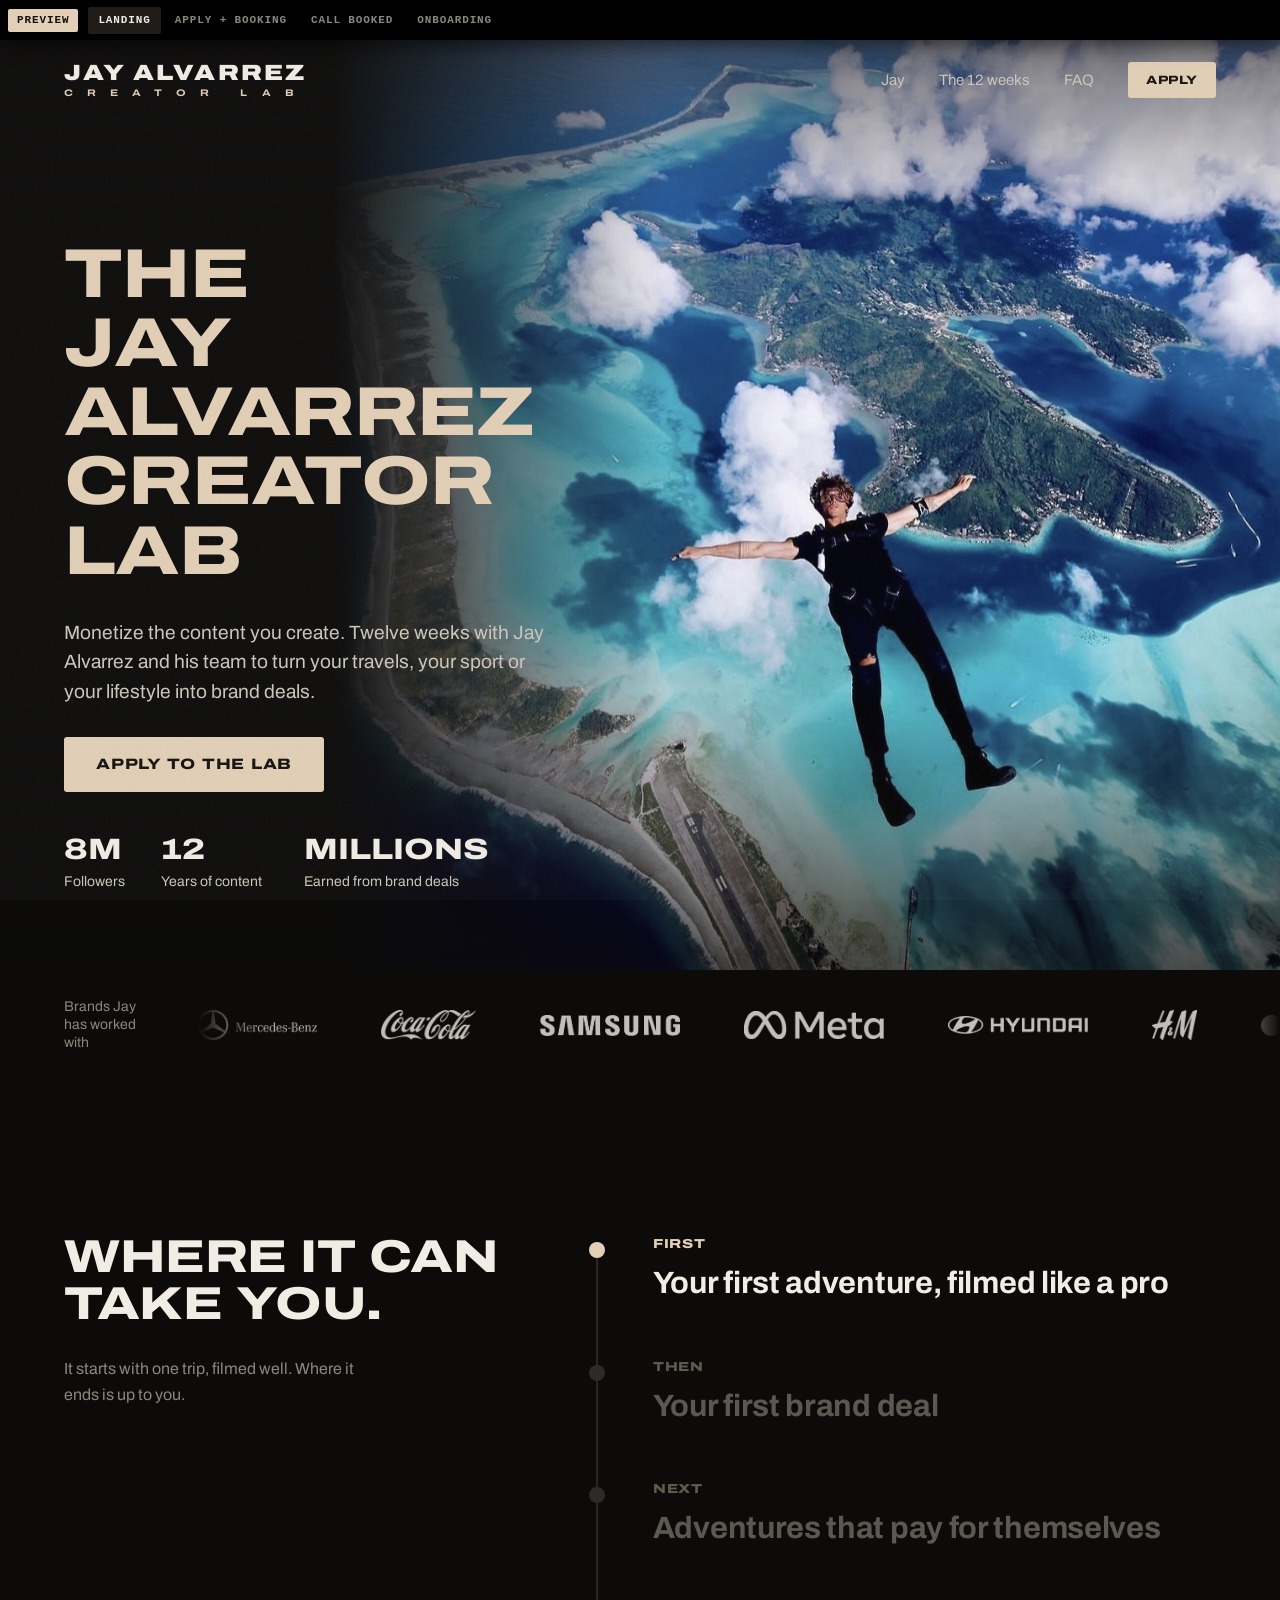
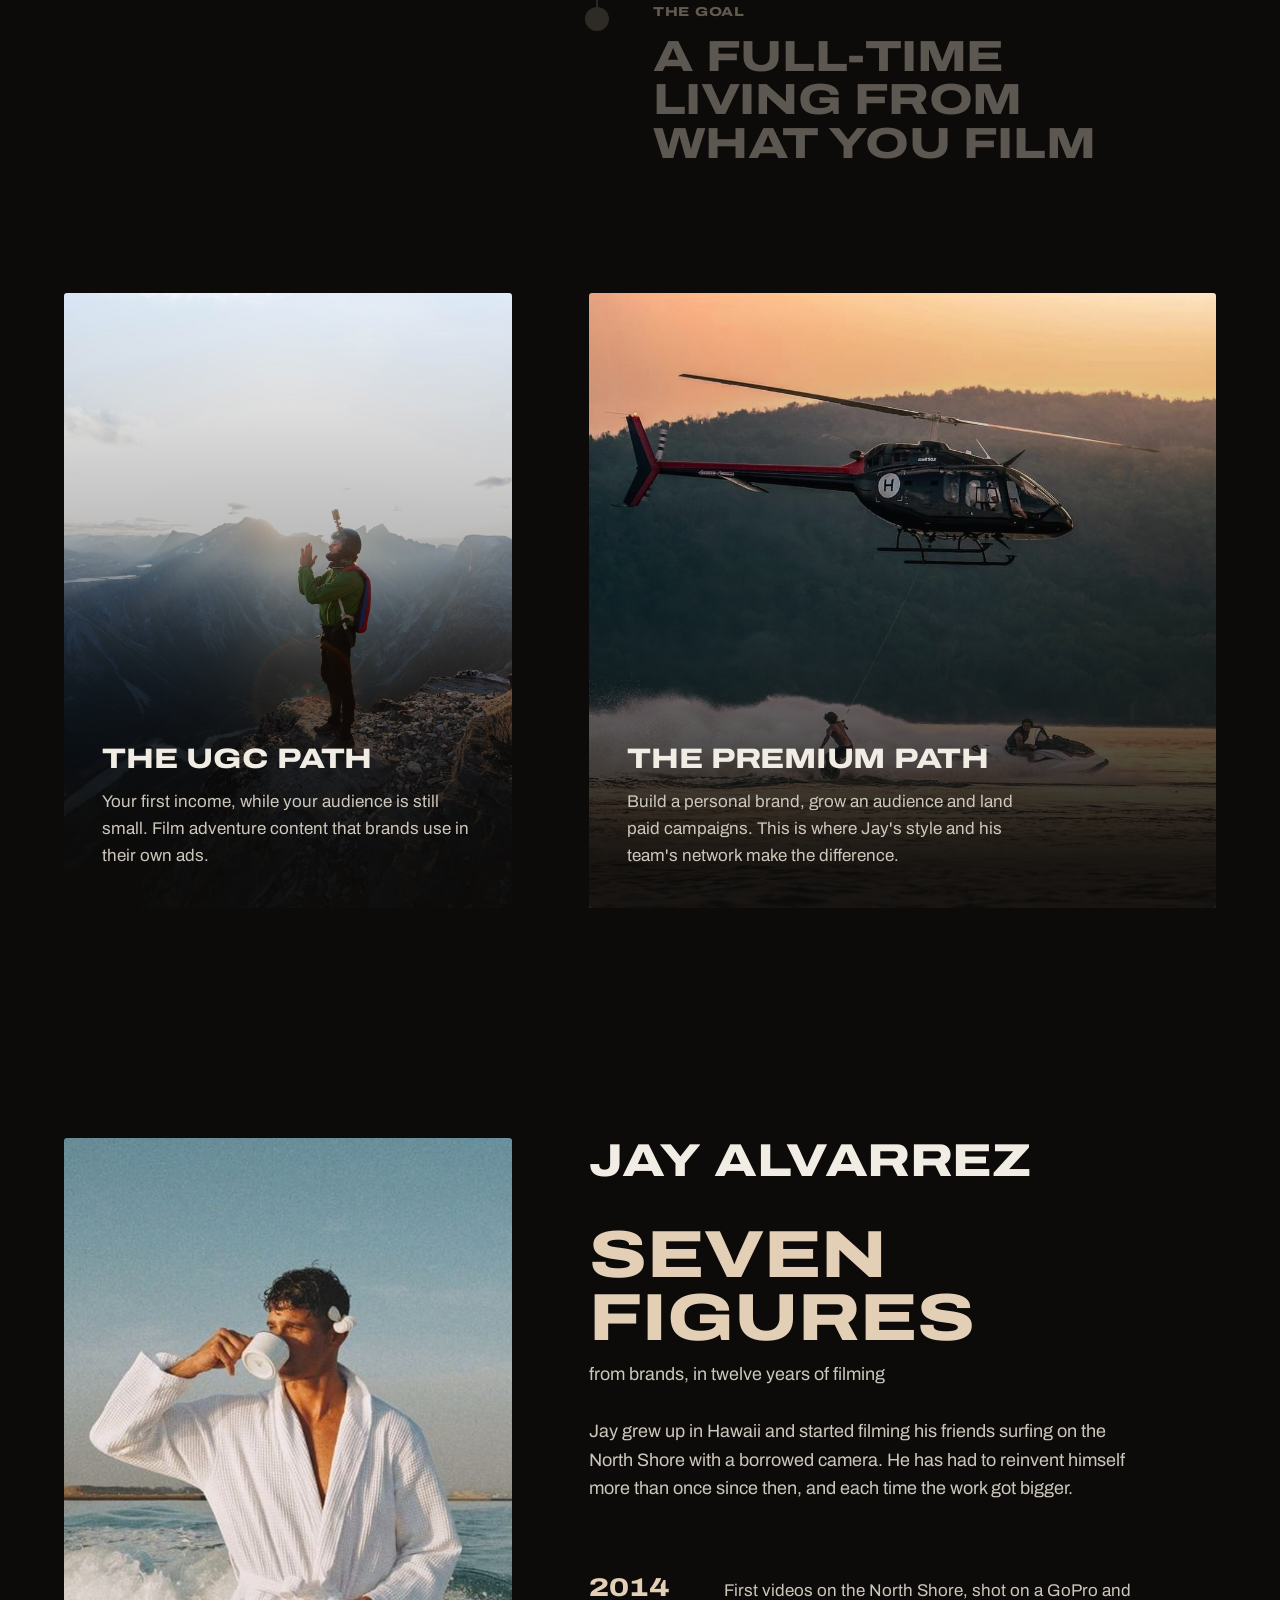
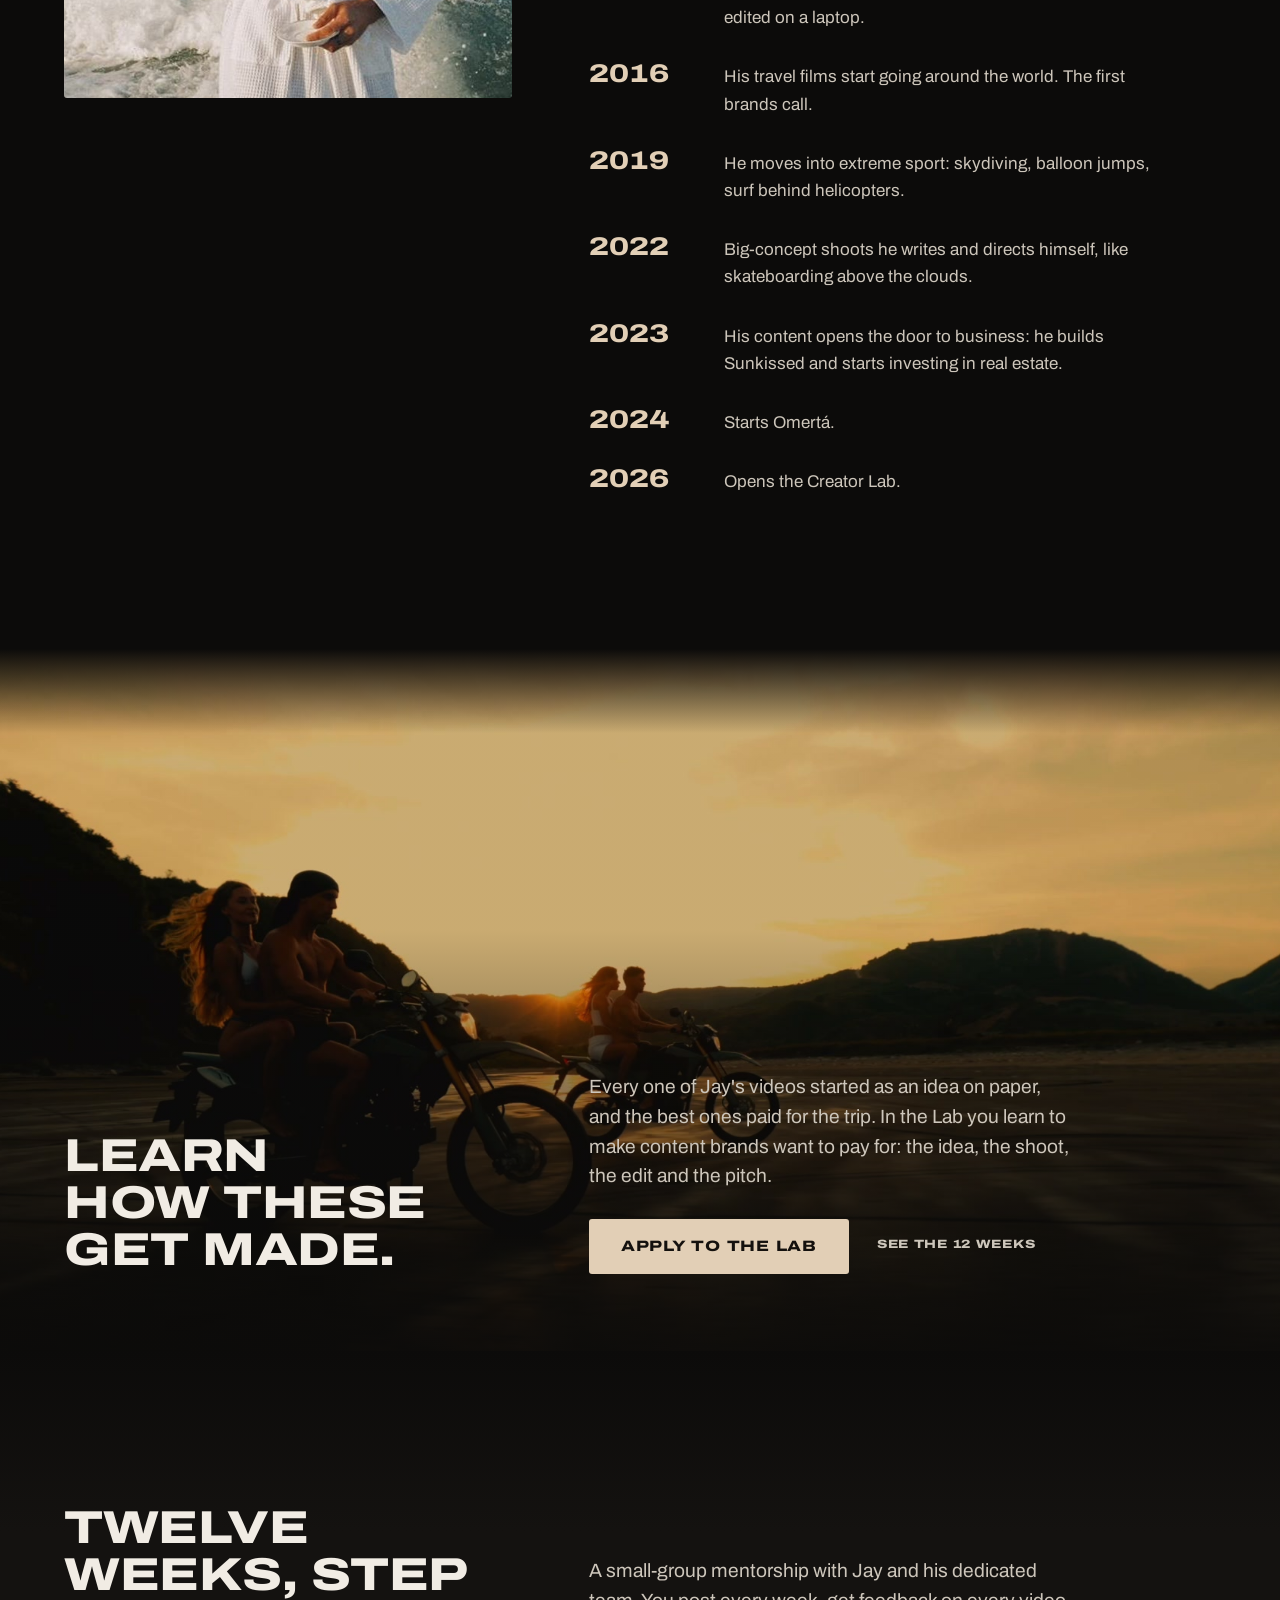
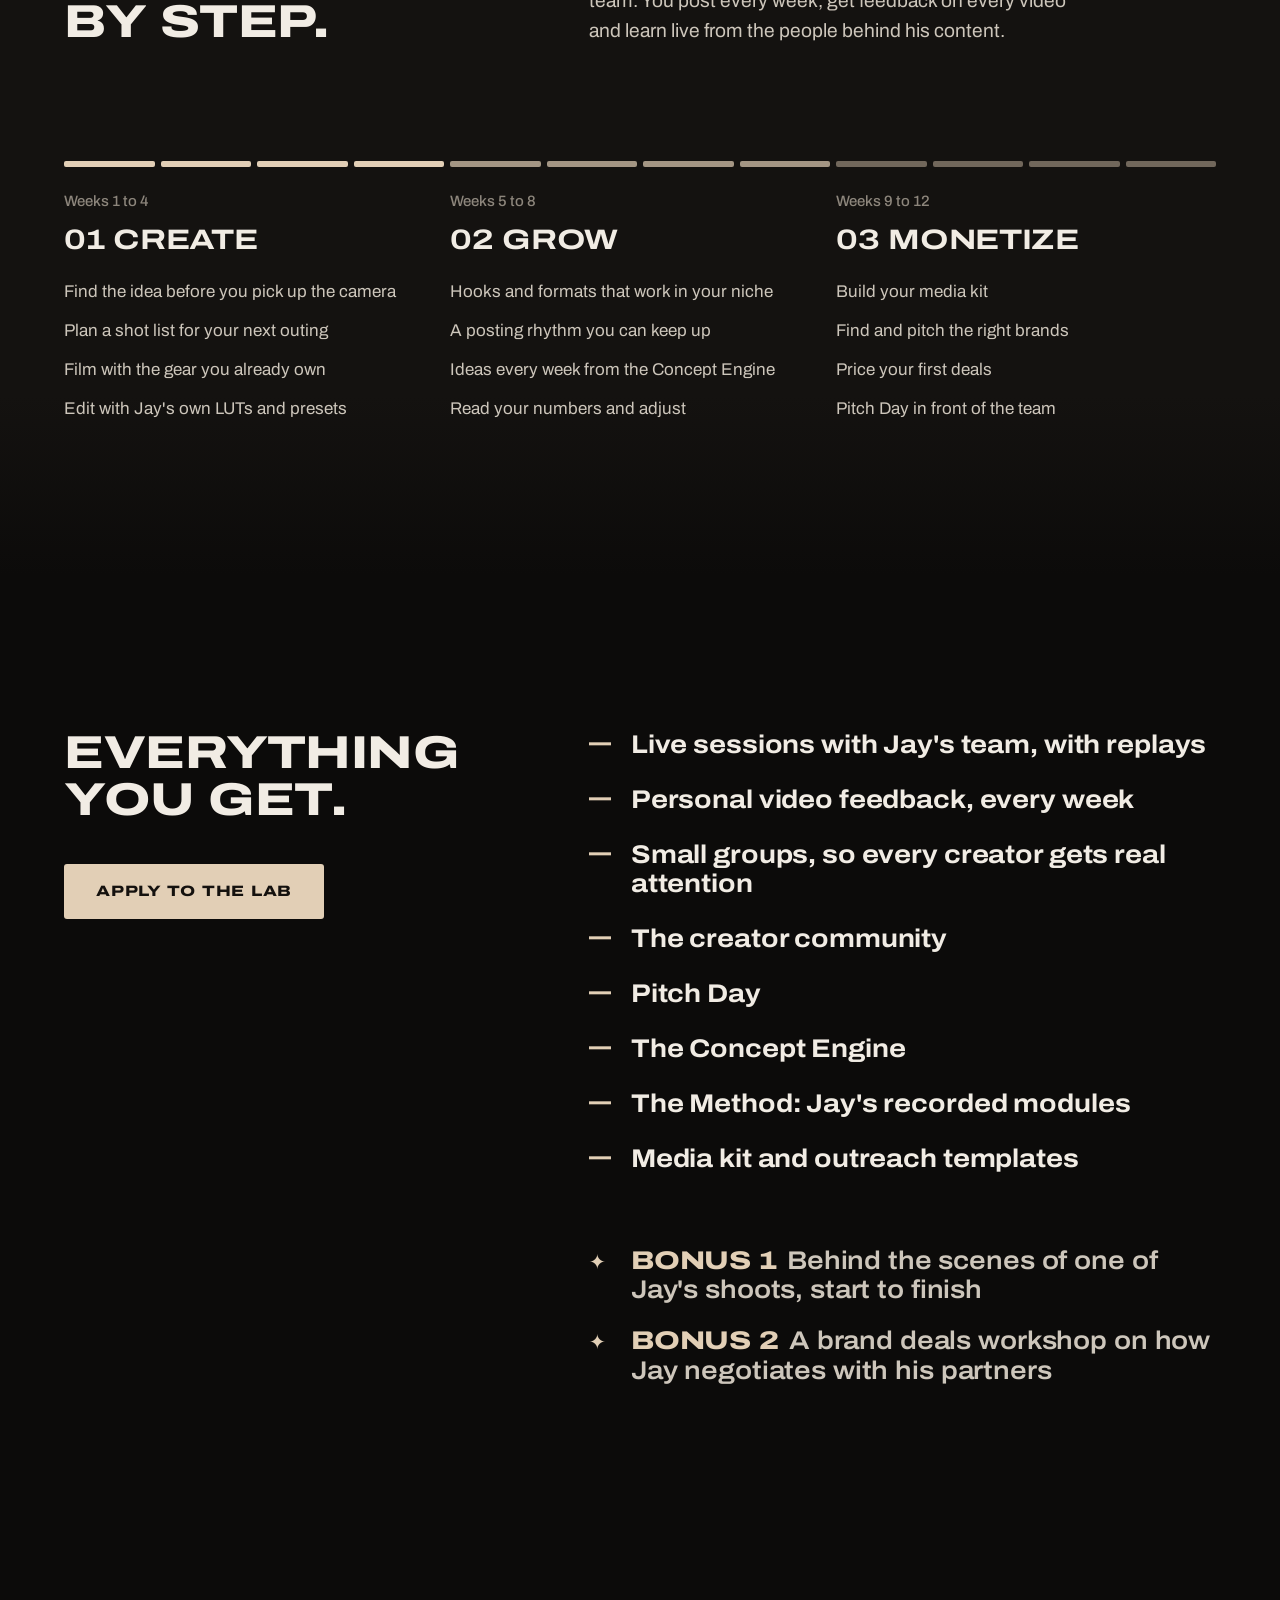
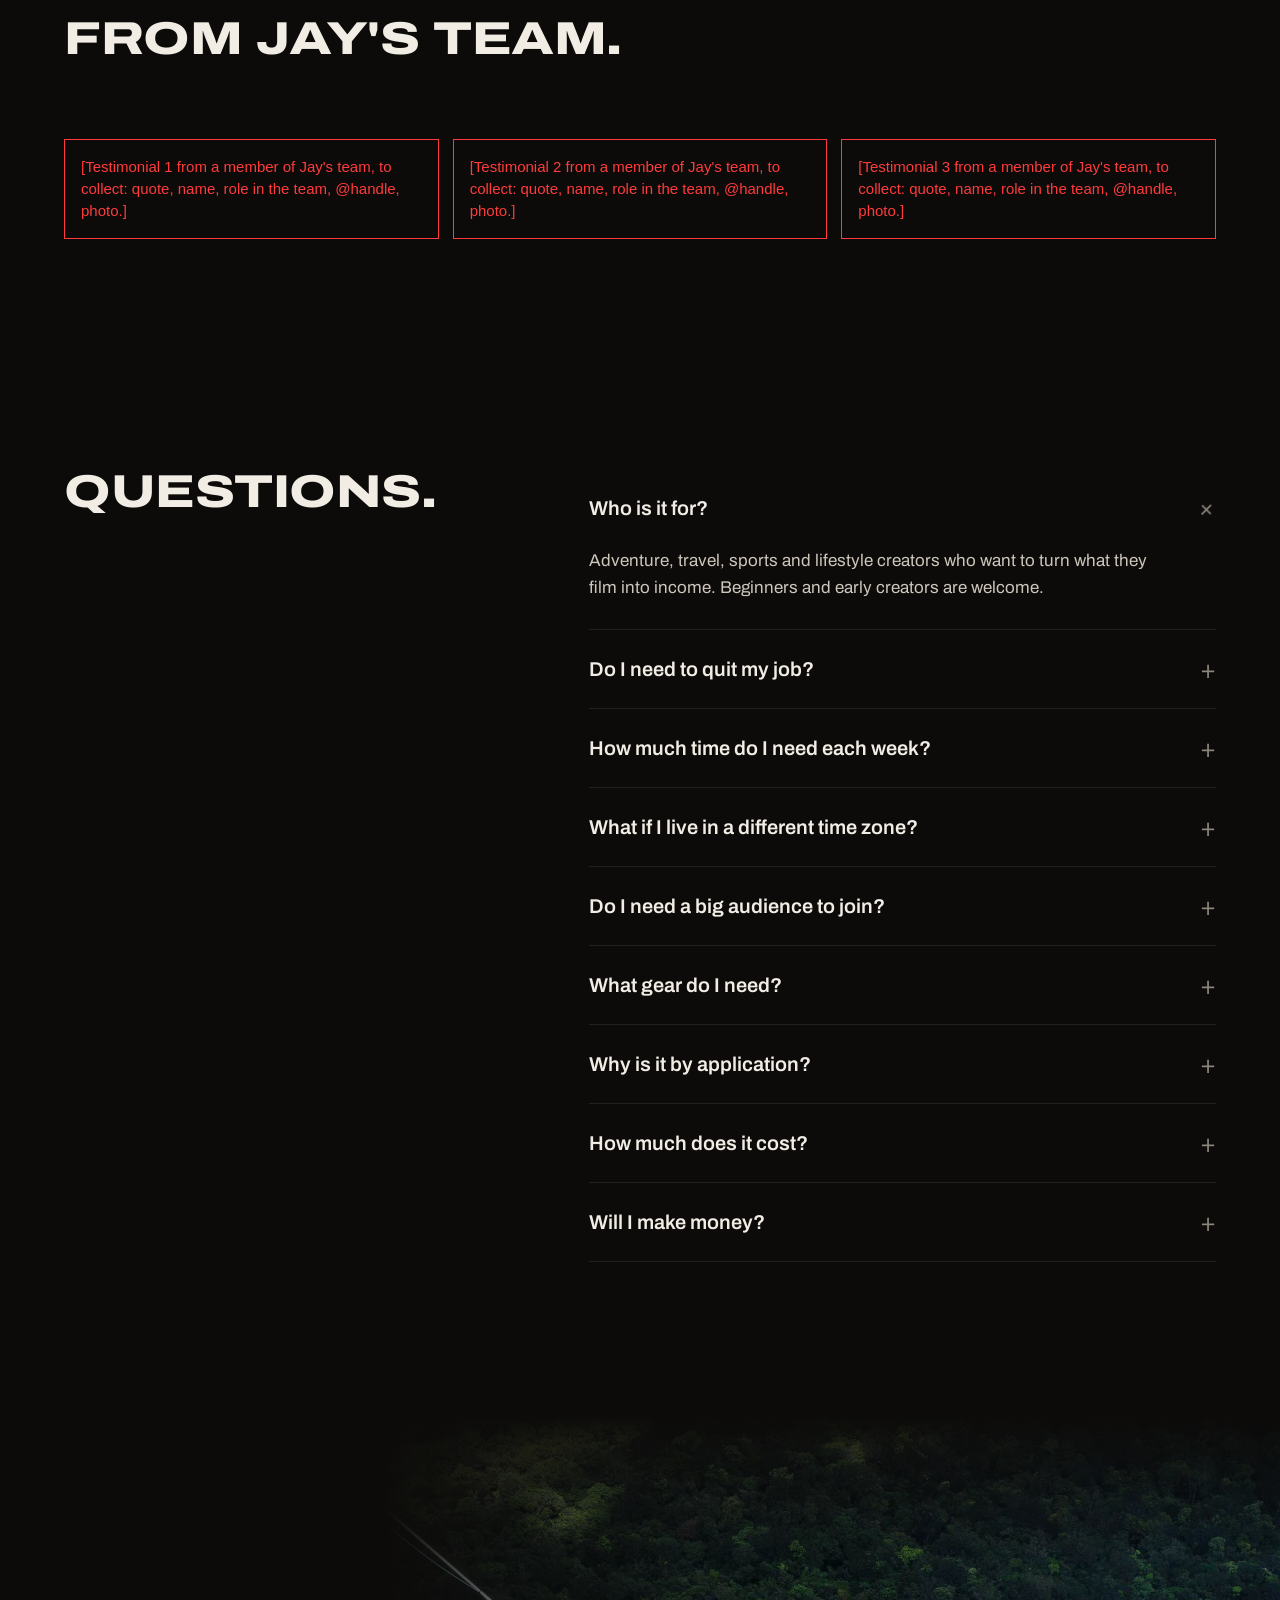
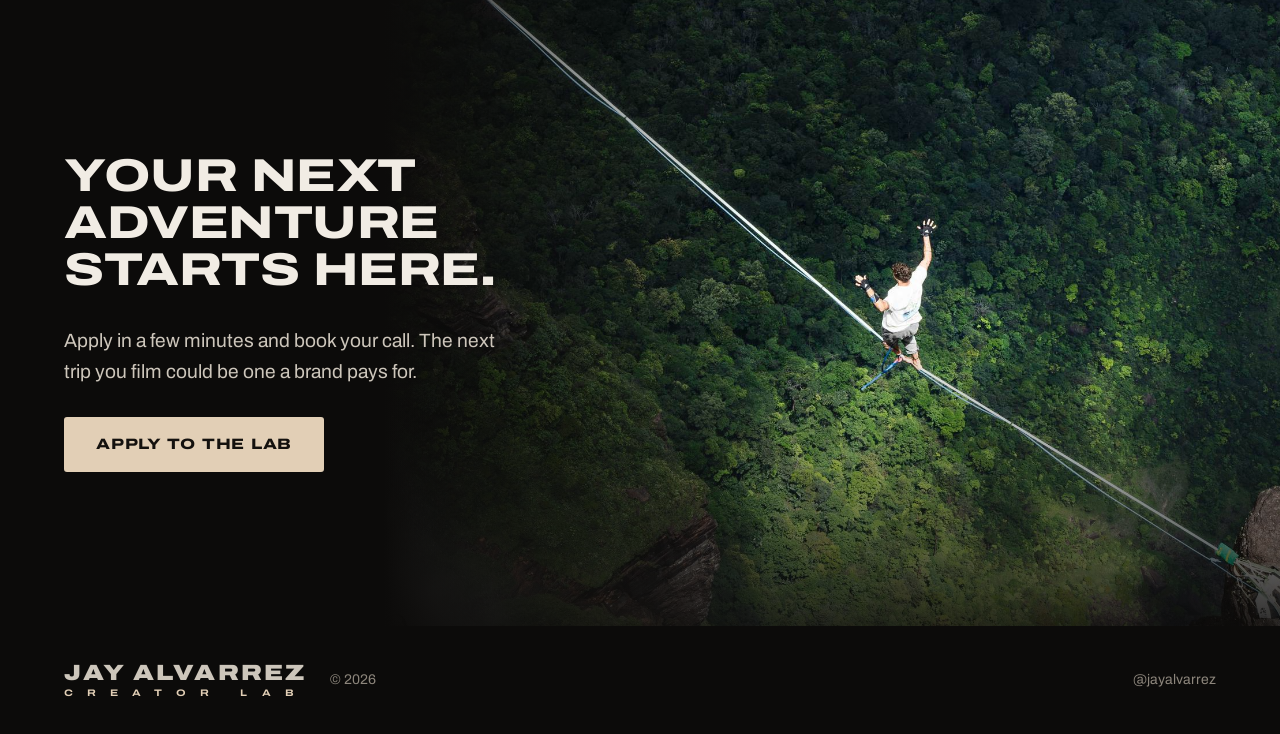
<file: index.html>
<!doctype html>
<html lang="en">
<head>
<meta charset="utf-8">
<meta name="viewport" content="width=device-width, initial-scale=1">
<title>Jay Alvarrez Creator Lab</title>
<meta name="robots" content="noindex">
<meta name="description" content="The Jay Alvarrez Creator Lab: twelve weeks with Jay Alvarrez and his team for adventure, travel, sports and lifestyle creators.">
<meta property="og:title" content="Jay Alvarrez Creator Lab">
<meta property="og:description" content="Twelve weeks with Jay Alvarrez and his team.">
<meta property="og:image" content="assets/skydive-borabora.jpg">
<link rel="icon" type="image/png" href="assets/favicon.png">
<link rel="preconnect" href="https://fonts.googleapis.com">
<link rel="preconnect" href="https://fonts.gstatic.com" crossorigin>
<link href="https://fonts.googleapis.com/css2?family=Archivo:wdth,wght@62..125,300..900&display=swap" rel="stylesheet">
<style>
:root{
  --bg:#0c0b0a; --bg2:#141210; --ink:#f1ece4; --soft:#cdc6bb; --mute:#8d867c; --sand:#e2cfb6;
  --font:"Archivo",system-ui,sans-serif;
  --pad:clamp(20px,5vw,80px);
  --ease:cubic-bezier(.2,.7,.2,1);
  --cols:minmax(0,5fr) minmax(0,7fr); --gap:clamp(40px,6vw,96px);
}
/* one shared grid: titles on the left, content on the right, same split everywhere */
.g2{display:grid;grid-template-columns:var(--cols);column-gap:var(--gap);row-gap:40px}
@media (max-width:900px){.g2{grid-template-columns:1fr}}
*{box-sizing:border-box;margin:0;padding:0}
html{scroll-behavior:smooth}
body{background:var(--bg);color:var(--ink);font:400 17px/1.6 var(--font);-webkit-font-smoothing:antialiased;overflow-x:hidden}
img{display:block;width:100%;height:100%;object-fit:cover}
a{color:inherit;text-decoration:none}
:focus-visible{outline:2px solid var(--sand);outline-offset:4px;border-radius:4px}
.skip{position:absolute;left:-999px;top:12px;z-index:50;background:var(--ink);color:var(--bg);padding:10px 16px;border-radius:6px}
.skip:focus{left:12px}

/* film grain over everything, very light */
body::after{content:"";position:fixed;inset:0;z-index:30;pointer-events:none;opacity:.07;background-image:url("data:image/svg+xml,%3Csvg xmlns='http://www.w3.org/2000/svg' width='160' height='160'%3E%3Cfilter id='n'%3E%3CfeTurbulence type='fractalNoise' baseFrequency='.9' numOctaves='2' stitchTiles='stitch'/%3E%3C/filter%3E%3Crect width='100%25' height='100%25' filter='url(%23n)'/%3E%3C/svg%3E")}

/* type */
h1,h2,h3{font-family:var(--font);font-weight:800;line-height:1;text-wrap:balance}
h1,h2{font-stretch:125%;text-transform:uppercase;letter-spacing:-.01em}
h1{font-size:clamp(40px,5.6vw,92px)}
h2{font-size:clamp(28px,3.6vw,56px);line-height:1.02}
h3{font-stretch:90%;font-weight:700;font-size:clamp(22px,2vw,28px);line-height:1.1;letter-spacing:-.01em}
p{text-wrap:pretty}
.lead{font-size:clamp(18px,1.5vw,21px);line-height:1.55;color:var(--soft);max-width:44ch}
.body{color:var(--soft);font-size:18px;max-width:54ch}
.body + .body{margin-top:18px}
.sand{color:var(--sand)}

/* spacing: one half-gap per side between sections on the same background,
   a bigger one wherever the background changes (colour block or full-width photo) */
:root{--s:clamp(80px,9vw,140px);--e:clamp(104px,12vw,180px)}
section{padding:var(--s) var(--pad);position:relative}
#path{padding-top:var(--e)}
#jay{padding-bottom:var(--e)}
.program{padding-top:var(--e);padding-bottom:var(--e)}
#inside{padding-top:var(--e)}
.faq{padding-bottom:var(--e)}
.wrap{max-width:1360px;margin:0 auto}

/* buttons: solid sand block, wide caps, a light streak passes when it shows up and on hover */
.btn{display:inline-block;position:relative;overflow:hidden;padding:20px 32px;border:0;border-radius:3px;background:var(--sand);color:#14110e;font:800 15px/1 var(--font);font-stretch:125%;text-transform:uppercase;letter-spacing:.05em;text-align:center;cursor:pointer;-webkit-tap-highlight-color:transparent;transition:background-color .25s,transform .3s var(--ease),box-shadow .3s}
.btn::after{content:"";position:absolute;inset:0;background:linear-gradient(105deg,transparent 35%,rgba(255,255,255,.55) 50%,transparent 65%);transform:translateX(-110%);pointer-events:none}
.btn.shine::after,.btn:hover::after,.btn:active::after{animation:shine 1.1s var(--ease)}
@keyframes shine{from{transform:translateX(-110%)}to{transform:translateX(110%)}}
@media (hover:hover){.btn:hover,.btn.rv.in:hover{background:#f1e2cd;transform:translateY(-2px);box-shadow:0 10px 30px rgba(226,207,182,.25)}}
.btn:active{background:#d6c0a4;transform:translateY(0);box-shadow:none}
.btn:focus-visible{outline:2px solid var(--ink);outline-offset:3px}
@media (max-width:900px){.btn{display:block;width:100%;padding:21px 24px}}
@media (prefers-reduced-motion:reduce){.btn,.btn:hover{transition:none;transform:none}.btn::after{display:none}}
.link{display:inline-block;padding:6px 0 12px;background:linear-gradient(var(--sand),var(--sand)) 0 100%/0 3px no-repeat;font:800 12px/1 var(--font);font-stretch:125%;text-transform:uppercase;letter-spacing:.06em;color:var(--soft);transition:background-size .35s var(--ease),color .2s}
.link:hover{background-size:100% 3px;color:var(--ink)}

/* nav */
nav{position:fixed;inset:0 0 auto;z-index:20;display:flex;justify-content:space-between;align-items:center;padding:22px max(var(--pad),calc((100% - 1360px) / 2));transition:background .35s,backdrop-filter .35s,padding .35s}
nav.solid{background:rgba(12,11,10,.82);backdrop-filter:blur(16px);padding-top:14px;padding-bottom:14px}
/* wordmark: JAY ALVARREZ wide and heavy, CREATOR LAB spread underneath to the same width */
.brand{display:inline-grid;gap:5px;line-height:1;font:900 22px/1 var(--font);font-stretch:125%;letter-spacing:.1em;color:var(--ink)}
.brand span{font-weight:700;font-size:9.5px;letter-spacing:1.48em;margin-right:-1.48em;color:var(--sand);text-transform:uppercase}
@media (max-width:900px){.brand{font-size:18px}.brand span{font-size:8px;letter-spacing:1.42em;margin-right:-1.42em}}
footer{align-items:center}
footer .brand{color:var(--soft)}
footer .copy{display:flex;align-items:center;gap:24px;flex-wrap:wrap}
nav .links{display:flex;gap:34px;align-items:center}
nav .links a.l{font-size:15px;color:var(--soft);transition:color .2s}
nav .links a.l:hover{color:var(--ink)}
nav .btn{font-size:12px;padding:12px 18px;display:inline-block;width:auto}
@media (max-width:900px){nav .links a.l{display:none}}

/* hero: full-bleed photo, copy anchored bottom-left */
.hero{position:relative;min-height:100dvh;display:flex;align-items:flex-end;padding:200px var(--pad) clamp(40px,6vw,80px);overflow:hidden}
.hero > img{position:absolute;top:0;bottom:0;left:26%;width:74%;object-position:54% 42%;transform:scale(1.06);transform-origin:60% 45%;animation:settle 2.4s var(--ease) forwards}
@keyframes settle{to{transform:scale(1)}}
.hero::after{content:"";position:absolute;inset:0;background:linear-gradient(180deg,rgba(12,11,10,.55) 0%,rgba(12,11,10,0) 20%),linear-gradient(0deg,rgba(12,11,10,.7) 0%,rgba(12,11,10,0) 30%),linear-gradient(90deg,var(--bg) 26%,rgba(12,11,10,.6) 36%,rgba(12,11,10,0) 52%)}
.hero .inner{position:relative;z-index:1;width:100%;max-width:1360px;margin:0 auto}
.hero h1{font-size:clamp(36px,min(5.4vw,9vh),88px)}
.hero h1 span{display:block;color:var(--sand)}
.hero .inner > *{max-width:min(520px,38vw)}
.hero .inner > .results{max-width:none}
.hero .side{display:grid;gap:30px;justify-items:start;margin-top:32px}
@media (max-width:900px){
  .hero{display:block;min-height:0;padding:0}
  .hero > img{position:relative;left:0;width:100%;height:62svh;object-position:54% 42%}
  .hero::after{bottom:auto;height:62svh;background:linear-gradient(180deg,rgba(12,11,10,.55) 0%,rgba(12,11,10,0) 22%),linear-gradient(0deg,var(--bg) 0%,rgba(12,11,10,0) 28%)}
  .hero .inner{padding:8px var(--pad) 56px}
  .hero .inner > *{max-width:none}
}

/* hero results */
.results{list-style:none;display:flex;gap:clamp(18px,2.4vw,40px);flex-wrap:nowrap;margin-top:clamp(28px,3.4vw,44px)}
.results li{display:grid;gap:6px}
.results b{font-stretch:125%;font-weight:800;text-transform:uppercase;font-size:clamp(22px,min(2.3vw,4.4vh),36px);white-space:nowrap;line-height:1;color:var(--ink)}
.results span{font-size:14px;color:var(--soft)}

/* brand strip: endless slow scroll, pauses on hover, still for reduced motion */
.brands{display:flex;align-items:center;gap:clamp(24px,3vw,48px);padding:28px 0 28px max(var(--pad),calc((100% - 1360px) / 2));overflow:hidden}
.brands-label{flex:none;font-size:14px;color:var(--mute);max-width:12ch;line-height:1.3}
.brands .track{display:flex;overflow:hidden;-webkit-mask-image:linear-gradient(90deg,transparent,#000 6%,#000 94%,transparent);mask-image:linear-gradient(90deg,transparent,#000 6%,#000 94%,transparent)}
.brands ul{list-style:none;display:flex;align-items:center;gap:clamp(40px,5vw,72px);padding-right:clamp(40px,5vw,72px);flex:none;animation:marquee 140s linear infinite}
.brands:hover ul{animation-play-state:paused}
.brands li{flex:none;white-space:nowrap}
.brands img{height:30px;width:auto;max-width:140px;object-fit:contain;opacity:.8}
@keyframes marquee{to{transform:translateX(-100%)}}
@media (prefers-reduced-motion:reduce){.brands ul{animation:none}}
@media (max-width:900px){.brands{flex-direction:column;align-items:flex-start;gap:16px;padding-right:0}.brands .track{width:100%}}

/* jay */
.jay .grid{align-items:start}
.jay .photo{aspect-ratio:4/5;overflow:hidden;border-radius:3px;position:sticky;top:110px}
.jay .photo img{object-position:40% 30%}
.jay .big{margin-top:clamp(28px,3vw,40px);display:grid;gap:10px}
.jay .big b{font-stretch:125%;font-weight:800;text-transform:uppercase;font-size:clamp(40px,5.2vw,84px);line-height:.95;color:var(--sand)}
.jay .big span{font-size:clamp(17px,1.4vw,20px);color:var(--soft)}
.jay .body{margin-top:28px}
.timeline{list-style:none;margin-top:clamp(48px,6vw,72px);display:grid;gap:30px}
.timeline li{display:grid;grid-template-columns:clamp(80px,9vw,120px) 1fr;gap:20px;align-items:baseline}
.timeline b{font-stretch:125%;font-weight:800;font-size:clamp(22px,2vw,30px);line-height:1;color:var(--sand);font-variant-numeric:tabular-nums}
.timeline li > span{color:var(--soft);max-width:44ch}
@media (max-width:900px){.jay .photo{position:relative;top:0;aspect-ratio:1}}

/* full-bleed photo band with a single line */
.band{position:relative;min-height:78dvh;display:flex;align-items:flex-end;padding:0 var(--pad) clamp(48px,6vw,88px);overflow:hidden}
.band > img{position:absolute;inset:0}
.band::after{content:"";position:absolute;inset:0;background:linear-gradient(0deg,rgba(12,11,10,.9),rgba(12,11,10,.1) 60%)}
.band .inner{position:relative;z-index:1;width:100%;max-width:1360px;margin:0 auto;align-items:end}
.band .cta{display:grid;gap:28px;justify-items:start}
.band .acts{display:flex;gap:28px;align-items:center;flex-wrap:wrap}
.band h2{max-width:14ch}

/* program: three phases on one 12-week bar */
.program{background:var(--bg2)}
.program .top{align-items:end}
.phases{display:grid;grid-template-columns:repeat(3,1fr);gap:clamp(28px,3vw,48px) 6px;margin-top:clamp(72px,9vw,130px)}
.phase .bar{display:grid;grid-template-columns:repeat(4,1fr);gap:6px;margin-bottom:22px}
.phase .bar i{height:6px;border-radius:2px;background:var(--sand)}
.phase:nth-child(2) .bar i{opacity:.7}.phase:nth-child(3) .bar i{opacity:.45}
.phase .wk{display:block;color:var(--mute);font-weight:500;font-size:15px}
.phase h3{font-stretch:125%;text-transform:uppercase;font-size:clamp(22px,2.2vw,32px);margin:12px 0 22px;padding-right:24px}
.phase ul{list-style:none;display:grid;gap:12px;color:var(--soft);padding-right:24px}
@media (max-width:900px){.phases{grid-template-columns:1fr;row-gap:56px}}

/* value */
.value{align-items:start;grid-template-rows:auto 1fr}
.value > div:first-child{display:contents}
.value h2{grid-column:1;grid-row:1}
.value .after{grid-column:1;grid-row:2;align-self:start}
.value .list{grid-column:2;grid-row:1/span 2}
@media (max-width:900px){.value h2,.value .after,.value .list{grid-column:1;grid-row:auto}.value .after{order:3;margin-top:8px}}
/* big type lines with a short sand dash; each line fades in on scroll via .rv */
.gets{list-style:none;display:grid;gap:clamp(18px,2vw,26px)}
.gets li{display:flex;gap:20px;align-items:baseline;font-stretch:112%;font-weight:700;font-size:clamp(20px,2vw,30px);line-height:1.15;letter-spacing:-.005em;color:var(--ink)}
.gets li::before{content:"";flex:none;width:22px;height:3px;background:var(--sand);transform:translateY(-.3em)}
.gets.bonus{margin-top:clamp(48px,6vw,72px);gap:22px}
.gets.bonus li{color:var(--soft);font-weight:600}
.gets.bonus li::before{content:"✦";width:22px;height:auto;background:none;transform:none;color:var(--sand);font-size:.8em;line-height:1}
.gets.bonus b{color:var(--sand);text-transform:uppercase;font-stretch:125%;font-weight:800;margin-right:10px}
/* on scroll: each item slides in from the right, then its dash draws in (the bonus star spins in) */
#inside{overflow-x:clip}
.gets li.rv{transform:translateX(40px)}
.gets li.rv.in{transform:none}
.gets li::before{scale:0 1;transform-origin:left;transition:scale .7s var(--ease);transition-delay:calc(var(--i,0) * 90ms + 350ms)}
.gets.bonus li::before{scale:0;rotate:-180deg;transform-origin:center;transition:scale .8s var(--ease),rotate .8s var(--ease);transition-delay:calc(var(--i,0) * 90ms + 350ms)}
.gets li.in::before{scale:1;rotate:0deg}
@media (prefers-reduced-motion:reduce){.gets li::before{scale:1;rotate:0deg;transition:none}}
.value .after{margin-top:0;display:flex;gap:28px;align-items:center;flex-wrap:wrap}

/* path: title left, four steps right */
/* path: one vertical line that fills as you scroll, each step lights up when the line reaches it */
.steps{--pl:clamp(48px,5vw,68px);--top:16px;--len:0px;--fill:0px;list-style:none;position:relative;display:grid;gap:clamp(40px,4.5vw,60px);padding:0 0 0 var(--pl)}
.steps::before,.steps::after{content:"";position:absolute;left:7px;top:var(--top);width:2px;border-radius:2px}
.steps::before{height:var(--len);background:rgba(241,236,228,.12)}
.steps::after{height:min(var(--fill),var(--len));background:var(--sand)}
.steps li{position:relative}
.steps li::before{content:"";position:absolute;left:calc(-1 * var(--pl));top:8px;width:16px;height:16px;border-radius:50%;background:#2e2a26;transition:background .45s,box-shadow .6s}
.steps li.on::before{background:var(--sand)}
.steps .when{display:block;color:var(--sand);font-stretch:125%;font-weight:800;text-transform:uppercase;letter-spacing:.06em;font-size:13px;margin-bottom:12px;opacity:.4;transition:opacity .45s}
.steps h3{font-stretch:100%;font-weight:700;letter-spacing:-.01em;font-size:clamp(26px,2.4vw,36px);line-height:1.05;hyphens:none;color:#5c5750;transition:color .45s}
.steps li.on .when{opacity:1}
.steps li.on h3{color:var(--ink)}
/* the goal: bigger, wide caps, sand once reached */
.steps li.goal::before{left:calc(-1 * var(--pl) - 4px);top:5px;width:24px;height:24px}
.steps li.goal.on::before{box-shadow:0 0 0 9px rgba(226,207,182,.16)}
.steps li.goal h3{font-stretch:125%;font-weight:800;text-transform:uppercase;font-size:clamp(30px,3.4vw,52px);line-height:1}
.steps li.goal.on h3{color:var(--sand)}
.disclaim{margin-top:28px;color:var(--mute);font-size:16px;max-width:34ch}

.routes{display:grid;grid-template-columns:var(--cols);gap:var(--gap);margin-top:clamp(80px,10vw,150px)}
.route{position:relative;border-radius:3px;overflow:hidden;min-height:clamp(440px,48vw,680px);display:flex;align-items:flex-end}
.route img{position:absolute;inset:0;transition:transform 1.4s var(--ease)}
.route:hover img{transform:scale(1.04)}
.route::after{content:"";position:absolute;inset:0;background:linear-gradient(0deg,rgba(12,11,10,.94) 8%,rgba(12,11,10,.3) 55%,rgba(12,11,10,0))}
.route .inner{position:relative;z-index:1;padding:clamp(28px,3vw,44px)}
.route h3{font-stretch:125%;font-weight:800;text-transform:uppercase;font-size:clamp(22px,2.2vw,32px);line-height:1.05;margin-bottom:14px}
.route p{color:var(--soft);max-width:40ch}
@media (max-width:900px){.routes{grid-template-columns:1fr}}

/* testimonials (placeholders until content is collected) */
.quotes{display:grid;grid-template-columns:repeat(3,1fr);gap:14px;margin-top:clamp(48px,6vw,80px)}
/* deliberately plain so placeholders stand out from the design (same rule as styles.css) */
.ph,.ph-text{border:1px solid #ff3b3b;background:none;color:#ff3b3b;font:400 15px/1.45 Arial,Helvetica,sans-serif}
.ph{display:block;padding:16px}
.ph-text{display:inline-block;padding:2px 6px}
@media (max-width:900px){.quotes{grid-template-columns:1fr}}

/* faq */
.faq .grid{align-items:start}
@media (min-width:901px){.faq h2{position:sticky;top:110px}}
@media (min-width:901px){.value > div:first-child{display:block;grid-column:1;grid-row:1/span 2;position:sticky;top:110px}.value .after{margin-top:40px}}
details{border-bottom:1px solid rgba(241,236,228,.1)}
summary{list-style:none;cursor:pointer;padding:26px 0;display:flex;justify-content:space-between;gap:24px;font-weight:600;font-size:20px;line-height:1.3;transition:color .2s}
summary:hover{color:var(--sand)}
summary::-webkit-details-marker{display:none}
summary::after{content:"+";font-weight:300;font-size:26px;line-height:1;color:var(--mute);transition:transform .3s var(--ease)}
details[open] summary::after{transform:rotate(45deg)}
details p{color:var(--soft);padding:0 0 28px;max-width:58ch}

/* closing: full-bleed photo with a dark veil */
.apply{position:relative;min-height:90dvh;display:flex;align-items:flex-end;overflow:hidden;padding-top:var(--e);padding-bottom:var(--e)}
.apply > img{position:absolute;top:0;bottom:0;left:30%;width:70%;object-position:55% 45%}
.apply::after{content:"";position:absolute;inset:0;background:linear-gradient(0deg,rgba(12,11,10,.85) 0%,rgba(12,11,10,0) 35%),linear-gradient(90deg,var(--bg) 30%,rgba(12,11,10,.6) 40%,rgba(12,11,10,0) 58%)}
.apply .wrap{position:relative;z-index:1;width:100%}
.apply p{font-size:clamp(18px,1.5vw,21px);color:var(--soft);max-width:40ch}
.apply .row2{display:grid;gap:30px;justify-items:start;margin-top:32px}
.apply .wrap > *{max-width:min(520px,38vw)}
@media (max-width:900px){
  .apply{display:block;min-height:0;padding:0}
  .apply > img{position:relative;left:0;width:100%;height:56svh;object-position:45% 40%}
  .apply::after{bottom:auto;height:56svh;background:linear-gradient(0deg,var(--bg) 0%,rgba(12,11,10,0) 35%)}
  .apply .wrap{padding:8px var(--pad) 72px}
  .apply .wrap > *{max-width:none}
}

footer{padding:36px var(--pad);display:flex;justify-content:space-between;gap:24px;flex-wrap:wrap;color:var(--mute);font-size:14px}
footer a{transition:color .2s}
footer a:hover{color:var(--ink)}
footer .soc{display:flex;gap:24px}

/* reveal, staggered */
.rv{opacity:0;transform:translateY(28px);transition:opacity 1.1s var(--ease),transform 1.1s var(--ease);transition-delay:calc(var(--i,0) * 90ms)}
.rv.in{opacity:1;transform:none}
@media (prefers-reduced-motion:reduce){.rv{opacity:1;transform:none;transition:none}.hero > img{animation:none;transform:none}}
/* round 4 motion: headings rise word by word, photos zoom in as they enter and drift slower than the page */
.w{display:inline-block;overflow:hidden;vertical-align:top;padding-bottom:.1em;margin-bottom:-.1em}
.w>span{display:inline-block;transform:translateY(110%);transition:transform .9s var(--ease);transition-delay:calc(var(--d,0) * 60ms + var(--i,0) * 90ms)}
.in .w>span{transform:none}
h2.rv{transform:none}
.hero h1 .w>span{transition-duration:1.1s;transition-delay:calc(var(--d,0) * 90ms + 150ms)}
.hero .side,.hero .results{animation:rise 1.1s var(--ease) both}
.hero .side{animation-delay:.55s}
.hero .results{animation-delay:.75s}
@keyframes rise{from{opacity:0;transform:translateY(24px)}}
.px{scale:1.14;translate:0 var(--py,0px);transition:scale 1.8s var(--ease),transform 1.4s var(--ease)}
.px:not(.seen){scale:1.26}
.hero > img.px{scale:1.07}
.jay .photo img{scale:1.14;transition:scale 1.8s var(--ease)}
.jay .photo.in img{scale:1}
.program{background:linear-gradient(var(--bg),var(--bg2) 180px,var(--bg2) calc(100% - 180px),var(--bg))}
.band::after{background:linear-gradient(180deg,var(--bg),rgba(12,11,10,0) 12%),linear-gradient(0deg,rgba(12,11,10,.9),rgba(12,11,10,.1) 60%)}
.apply::after{background:linear-gradient(180deg,var(--bg),rgba(12,11,10,0) 18%),linear-gradient(0deg,rgba(12,11,10,.85) 0%,rgba(12,11,10,0) 35%),linear-gradient(90deg,var(--bg) 30%,rgba(12,11,10,.6) 40%,rgba(12,11,10,0) 58%)}
/* stacked mobile layout: these two photos sit in the flow, so they stay still instead of spilling over the text */
@media (max-width:900px){.hero > img.px,.apply > img.px{scale:1;translate:none}.apply::after{background:linear-gradient(180deg,var(--bg),rgba(12,11,10,0) 18%),linear-gradient(0deg,var(--bg) 0%,rgba(12,11,10,0) 35%)}}
@media (prefers-reduced-motion:reduce){.w>span{transform:none;transition:none}.hero .side,.hero .results{animation:none}.px,.px:not(.seen),.jay .photo img{scale:1;translate:none;transition:none}}
</style>
</head>
<body>
<a class="skip" href="#main">Skip to content</a>

<nav id="nav">
  <a href="#top" class="brand">JAY ALVARREZ<span>Creator Lab</span></a>
  <div class="links">
    <a class="l" href="#jay">Jay</a>
    <a class="l" href="#program">The 12 weeks</a>
    <a class="l" href="#faq">FAQ</a>
    <a class="btn solid" href="apply.html">Apply</a>
  </div>
</nav>

<main id="main">
<!-- HERO -->
<header class="hero" id="top">
  <img src="assets/skydive-borabora.jpg" alt="Jay Alvarrez in freefall above Bora Bora's lagoon" fetchpriority="high">
  <div class="inner">
    <h1>The Jay Alvarrez <span>Creator Lab</span></h1>
    <div class="side">
      <p class="lead">Monetize the content you create. Twelve weeks with Jay Alvarrez and his team to turn your travels, your sport or your lifestyle into brand deals.</p>
      <a class="btn solid" href="apply.html">Apply to the Lab</a>
    </div>
    <ul class="results">
      <li><b>8M</b><span>Followers</span></li>
      <li><b>12</b><span>Years of content</span></li>
      <li><b>Millions</b><span>Earned from brand deals</span></li>
    </ul>
  </div>
</header>

<!-- BRANDS: the 47 logos from Jay's media kit, tinted cream. The list is repeated once so the loop is seamless. -->
<div class="brands" aria-label="Brands Jay has worked with">
  <span class="brands-label">Brands Jay has worked with</span>
  <div class="track"><ul><li><img src="assets/brands/mercedes-benz.png" alt="Mercedes-Benz" width="254" height="64" loading="lazy"></li><li><img src="assets/brands/coca-cola.png" alt="Coca-Cola" width="202" height="64" loading="lazy"></li><li><img src="assets/brands/samsung.png" alt="Samsung" width="325" height="50" loading="lazy"></li><li><img src="assets/brands/meta.png" alt="Meta" width="320" height="64" loading="lazy"></li><li><img src="assets/brands/hyundai.png" alt="Hyundai" width="325" height="41" loading="lazy"></li><li><img src="assets/brands/h-m.png" alt="H&amp;M" width="96" height="64" loading="lazy"></li><li><img src="assets/brands/lg-electronics.png" alt="LG Electronics" width="325" height="50" loading="lazy"></li><li><img src="assets/brands/ray-ban.png" alt="Ray-Ban" width="101" height="64" loading="lazy"></li><li><img src="assets/brands/ralph-lauren.png" alt="Ralph Lauren" width="325" height="25" loading="lazy"></li><li><img src="assets/brands/polo-ralph-lauren.png" alt="Polo Ralph Lauren" width="169" height="64" loading="lazy"></li><li><img src="assets/brands/boss.png" alt="BOSS" width="229" height="64" loading="lazy"></li><li><img src="assets/brands/tommy-hilfiger.png" alt="Tommy Hilfiger" width="324" height="36" loading="lazy"></li><li><img src="assets/brands/new-balance.png" alt="New Balance" width="115" height="64" loading="lazy"></li><li><img src="assets/brands/giorgio-armani.png" alt="Giorgio Armani" width="325" height="37" loading="lazy"></li><li><img src="assets/brands/emporio-armani.png" alt="Emporio Armani" width="325" height="31" loading="lazy"></li><li><img src="assets/brands/armani-exchange.png" alt="Armani Exchange" width="141" height="64" loading="lazy"></li><li><img src="assets/brands/dolce-gabbana.png" alt="Dolce &amp; Gabbana" width="134" height="64" loading="lazy"></li><li><img src="assets/brands/bulgari.png" alt="Bulgari" width="321" height="34" loading="lazy"></li><li><img src="assets/brands/omega.png" alt="Omega" width="129" height="64" loading="lazy"></li><li><img src="assets/brands/snapchat.png" alt="Snapchat" width="68" height="64" loading="lazy"></li><li><img src="assets/brands/nbcuniversal.png" alt="NBCUniversal" width="324" height="31" loading="lazy"></li><li><img src="assets/brands/discovery-channel.png" alt="Discovery Channel" width="254" height="64" loading="lazy"></li><li><img src="assets/brands/illumination.png" alt="Illumination" width="320" height="64" loading="lazy"></li><li><img src="assets/brands/abercrombie-fitch.png" alt="Abercrombie &amp; Fitch" width="325" height="32" loading="lazy"></li><li><img src="assets/brands/hollister.png" alt="Hollister" width="161" height="64" loading="lazy"></li><li><img src="assets/brands/pull-bear.png" alt="Pull&amp;Bear" width="325" height="47" loading="lazy"></li><li><img src="assets/brands/gopro.png" alt="GoPro" width="208" height="64" loading="lazy"></li><li><img src="assets/brands/aldo.png" alt="Aldo" width="317" height="62" loading="lazy"></li><li><img src="assets/brands/revolve.png" alt="Revolve" width="326" height="51" loading="lazy"></li><li><img src="assets/brands/express.png" alt="Express" width="325" height="52" loading="lazy"></li><li><img src="assets/brands/celsius.png" alt="Celsius" width="185" height="64" loading="lazy"></li><li><img src="assets/brands/malibu.png" alt="Malibu" width="70" height="64" loading="lazy"></li><li><img src="assets/brands/stake.png" alt="Stake" width="130" height="64" loading="lazy"></li><li><img src="assets/brands/c4.png" alt="C4" width="182" height="64" loading="lazy"></li><li><img src="assets/brands/sanyo.png" alt="Sanyo" width="326" height="44" loading="lazy"></li><li><img src="assets/brands/cotton-on-body.png" alt="Cotton On Body" width="161" height="46" loading="lazy"></li><li><img src="assets/brands/mvmt.png" alt="MVMT" width="325" height="59" loading="lazy"></li><li><img src="assets/brands/bonds.png" alt="Bonds" width="248" height="64" loading="lazy"></li><li><img src="assets/brands/sundek.png" alt="Sundek" width="73" height="64" loading="lazy"></li><li><img src="assets/brands/db.png" alt="Db" width="320" height="64" loading="lazy"></li><li><img src="assets/brands/hallenstein-brothers.png" alt="Hallenstein Brothers" width="185" height="64" loading="lazy"></li><li><img src="assets/brands/suspicious.png" alt="Suspicious" width="326" height="61" loading="lazy"></li><li><img src="assets/brands/opticalia.png" alt="Opticalia" width="236" height="64" loading="lazy"></li><li><img src="assets/brands/yfood.png" alt="yfood" width="204" height="64" loading="lazy"></li><li><img src="assets/brands/hang-eleven.png" alt="Hang Eleven" width="326" height="32" loading="lazy"></li><li><img src="assets/brands/anker.png" alt="Anker" width="267" height="64" loading="lazy"></li><li><img src="assets/brands/preach.png" alt="Preach" width="270" height="64" loading="lazy"></li></ul><ul aria-hidden="true"><li><img src="assets/brands/mercedes-benz.png" alt="" width="254" height="64" loading="lazy"></li><li><img src="assets/brands/coca-cola.png" alt="" width="202" height="64" loading="lazy"></li><li><img src="assets/brands/samsung.png" alt="" width="325" height="50" loading="lazy"></li><li><img src="assets/brands/meta.png" alt="" width="320" height="64" loading="lazy"></li><li><img src="assets/brands/hyundai.png" alt="" width="325" height="41" loading="lazy"></li><li><img src="assets/brands/h-m.png" alt="" width="96" height="64" loading="lazy"></li><li><img src="assets/brands/lg-electronics.png" alt="" width="325" height="50" loading="lazy"></li><li><img src="assets/brands/ray-ban.png" alt="" width="101" height="64" loading="lazy"></li><li><img src="assets/brands/ralph-lauren.png" alt="" width="325" height="25" loading="lazy"></li><li><img src="assets/brands/polo-ralph-lauren.png" alt="" width="169" height="64" loading="lazy"></li><li><img src="assets/brands/boss.png" alt="" width="229" height="64" loading="lazy"></li><li><img src="assets/brands/tommy-hilfiger.png" alt="" width="324" height="36" loading="lazy"></li><li><img src="assets/brands/new-balance.png" alt="" width="115" height="64" loading="lazy"></li><li><img src="assets/brands/giorgio-armani.png" alt="" width="325" height="37" loading="lazy"></li><li><img src="assets/brands/emporio-armani.png" alt="" width="325" height="31" loading="lazy"></li><li><img src="assets/brands/armani-exchange.png" alt="" width="141" height="64" loading="lazy"></li><li><img src="assets/brands/dolce-gabbana.png" alt="" width="134" height="64" loading="lazy"></li><li><img src="assets/brands/bulgari.png" alt="" width="321" height="34" loading="lazy"></li><li><img src="assets/brands/omega.png" alt="" width="129" height="64" loading="lazy"></li><li><img src="assets/brands/snapchat.png" alt="" width="68" height="64" loading="lazy"></li><li><img src="assets/brands/nbcuniversal.png" alt="" width="324" height="31" loading="lazy"></li><li><img src="assets/brands/discovery-channel.png" alt="" width="254" height="64" loading="lazy"></li><li><img src="assets/brands/illumination.png" alt="" width="320" height="64" loading="lazy"></li><li><img src="assets/brands/abercrombie-fitch.png" alt="" width="325" height="32" loading="lazy"></li><li><img src="assets/brands/hollister.png" alt="" width="161" height="64" loading="lazy"></li><li><img src="assets/brands/pull-bear.png" alt="" width="325" height="47" loading="lazy"></li><li><img src="assets/brands/gopro.png" alt="" width="208" height="64" loading="lazy"></li><li><img src="assets/brands/aldo.png" alt="" width="317" height="62" loading="lazy"></li><li><img src="assets/brands/revolve.png" alt="" width="326" height="51" loading="lazy"></li><li><img src="assets/brands/express.png" alt="" width="325" height="52" loading="lazy"></li><li><img src="assets/brands/celsius.png" alt="" width="185" height="64" loading="lazy"></li><li><img src="assets/brands/malibu.png" alt="" width="70" height="64" loading="lazy"></li><li><img src="assets/brands/stake.png" alt="" width="130" height="64" loading="lazy"></li><li><img src="assets/brands/c4.png" alt="" width="182" height="64" loading="lazy"></li><li><img src="assets/brands/sanyo.png" alt="" width="326" height="44" loading="lazy"></li><li><img src="assets/brands/cotton-on-body.png" alt="" width="161" height="46" loading="lazy"></li><li><img src="assets/brands/mvmt.png" alt="" width="325" height="59" loading="lazy"></li><li><img src="assets/brands/bonds.png" alt="" width="248" height="64" loading="lazy"></li><li><img src="assets/brands/sundek.png" alt="" width="73" height="64" loading="lazy"></li><li><img src="assets/brands/db.png" alt="" width="320" height="64" loading="lazy"></li><li><img src="assets/brands/hallenstein-brothers.png" alt="" width="185" height="64" loading="lazy"></li><li><img src="assets/brands/suspicious.png" alt="" width="326" height="61" loading="lazy"></li><li><img src="assets/brands/opticalia.png" alt="" width="236" height="64" loading="lazy"></li><li><img src="assets/brands/yfood.png" alt="" width="204" height="64" loading="lazy"></li><li><img src="assets/brands/hang-eleven.png" alt="" width="326" height="32" loading="lazy"></li><li><img src="assets/brands/anker.png" alt="" width="267" height="64" loading="lazy"></li><li><img src="assets/brands/preach.png" alt="" width="270" height="64" loading="lazy"></li></ul></div>
</div>

<!-- PATH -->
<section class="path" id="path">
  <div class="wrap">
    <div class="g2">
      <div>
        <h2 class="rv">Where it can take you.</h2>
        <p class="disclaim rv" style="--i:1">It starts with one trip, filmed well. Where it ends is up to you.</p>
      </div>
      <ol class="steps">
        <li class="rv"><span class="when">First</span><h3>Your first adventure, filmed like a pro</h3></li>
        <li class="rv" style="--i:1"><span class="when">Then</span><h3>Your first brand deal</h3></li>
        <li class="rv" style="--i:2"><span class="when">Next</span><h3>Adventures that pay for themselves</h3></li>
        <li class="rv goal" style="--i:3"><span class="when">The goal</span><h3>A full&#8209;time living from what you film</h3></li>
      </ol>
    </div>
    <div class="routes">
      <div class="route rv">
        <img src="assets/mountain-ledge.jpg" alt="Filming with a helmet camera on a mountain ledge at sunrise" loading="lazy" style="object-position:50% 50%">
        <div class="inner"><h3>The UGC path</h3><p>Your first income, while your audience is still small. Film adventure content that brands use in their own ads.</p></div>
      </div>
      <div class="route rv" style="--i:1">
        <img src="assets/heli-jetski.jpg" alt="A helicopter flying over a jet ski at sunset" loading="lazy" style="object-position:50% 45%">
        <div class="inner"><h3>The premium path</h3><p>Build a personal brand, grow an audience and land paid campaigns. This is where Jay's style and his team's network make the difference.</p></div>
      </div>
    </div>
  </div>
</section>

<!-- JAY -->
<section class="jay" id="jay">
  <div class="wrap grid g2">
    <figure class="photo rv"><img src="assets/portrait-robe.jpg" alt="Portrait of Jay Alvarrez on a boat" loading="lazy"></figure>
    <div>
      <h2 class="rv">Jay Alvarrez</h2>
      <p class="big rv" style="--i:1"><b>Seven figures</b><span>from brands, in twelve years of filming</span></p>
      <p class="body rv" style="--i:2">Jay grew up in Hawaii and started filming his friends surfing on the North Shore with a borrowed camera. He has had to reinvent himself more than once since then, and each time the work got bigger.</p>
      <ol class="timeline">
        <li class="rv"><b>2014</b><span>First videos on the North Shore, shot on a GoPro and edited on a laptop.</span></li>
        <li class="rv"><b>2016</b><span>His travel films start going around the world. The first brands call.</span></li>
        <li class="rv"><b>2019</b><span>He moves into extreme sport: skydiving, balloon jumps, surf behind helicopters.</span></li>
        <li class="rv"><b>2022</b><span>Big-concept shoots he writes and directs himself, like skateboarding above the clouds.</span></li>
        <li class="rv"><b>2023</b><span>His content opens the door to business: he builds Sunkissed and starts investing in real estate.</span></li>
        <li class="rv"><b>2024</b><span>Starts Omertá.</span></li>
        <li class="rv"><b>2026</b><span>Opens the Creator Lab.</span></li>
      </ol>
    </div>
  </div>
</section>

<div class="band">
  <img src="assets/moto-sunset.jpg" alt="Riding dirt bikes on a beach at sunset" loading="lazy">
  <div class="inner g2">
    <h2 class="rv">Learn how these get made.</h2>
    <div class="cta rv" style="--i:1">
      <p class="lead">Every one of Jay's videos started as an idea on paper, and the best ones paid for the trip. In the Lab you learn to make content brands want to pay for: the idea, the shoot, the edit and the pitch.</p>
      <div class="acts"><a class="btn solid" href="apply.html">Apply to the Lab</a><a class="link" href="#program">See the 12 weeks</a></div>
    </div>
  </div>
</div>

<!-- PROGRAM -->
<section class="program" id="program">
  <div class="wrap">
    <div class="top g2">
      <h2 class="rv">Twelve weeks, step by step.</h2>
      <p class="lead rv" style="--i:1">A small-group mentorship with Jay and his dedicated team. You post every week, get feedback on every video and learn live from the people behind his content.</p>
    </div>
    <div class="phases">
      <div class="phase rv">
        <div class="bar"><i></i><i></i><i></i><i></i></div>
        <span class="wk">Weeks 1 to 4</span>
        <h3>01 Create</h3>
        <ul><li>Find the idea before you pick up the camera</li><li>Plan a shot list for your next outing</li><li>Film with the gear you already own</li><li>Edit with Jay's own LUTs and presets</li></ul>
      </div>
      <div class="phase rv" style="--i:1">
        <div class="bar"><i></i><i></i><i></i><i></i></div>
        <span class="wk">Weeks 5 to 8</span>
        <h3>02 Grow</h3>
        <ul><li>Hooks and formats that work in your niche</li><li>A posting rhythm you can keep up</li><li>Ideas every week from the Concept Engine</li><li>Read your numbers and adjust</li></ul>
      </div>
      <div class="phase rv" style="--i:2">
        <div class="bar"><i></i><i></i><i></i><i></i></div>
        <span class="wk">Weeks 9 to 12</span>
        <h3>03 Monetize</h3>
        <ul><li>Build your media kit</li><li>Find and pitch the right brands</li><li>Price your first deals</li><li>Pitch Day in front of the team</li></ul>
      </div>
    </div>
  </div>
</section>

<!-- INSIDE -->
<section id="inside">
  <div class="wrap value g2">
    <div>
      <h2 class="rv">Everything you get.</h2>
      <div class="after rv" style="--i:1"><a class="btn solid" href="apply.html">Apply to the Lab</a></div>
    </div>
    <div class="list" data-group>
      <ul class="gets">
        <li class="rv" style="--i:0">Live sessions with Jay's team, with replays</li>
        <li class="rv" style="--i:1">Personal video feedback, every week</li>
        <li class="rv" style="--i:2">Small groups, so every creator gets real attention</li>
        <li class="rv" style="--i:3">The creator community</li>
        <li class="rv" style="--i:4">Pitch Day</li>
        <li class="rv" style="--i:5">The Concept Engine</li>
        <li class="rv" style="--i:6">The Method: Jay's recorded modules</li>
        <li class="rv" style="--i:7">Media kit and outreach templates</li>
      </ul>
      <ul class="gets bonus">
        <li class="rv" style="--i:8"><span><b>Bonus 1</b>Behind the scenes of one of Jay's shoots, start to finish</span></li>
        <li class="rv" style="--i:9"><span><b>Bonus 2</b>A brand deals workshop on how Jay negotiates with his partners</span></li>
      </ul>
    </div>
  </div>
</section>

<!-- TESTIMONIALS: placeholders. Replace with real quotes from members of Jay's team (round 3). Never invent these. -->
<section id="stories">
  <div class="wrap">
    <h2 class="rv">From Jay's team.</h2>
    <div class="quotes">
      <div class="ph rv">[Testimonial 1 from a member of Jay's team, to collect: quote, name, role in the team, @handle, photo.]</div>
      <div class="ph rv">[Testimonial 2 from a member of Jay's team, to collect: quote, name, role in the team, @handle, photo.]</div>
      <div class="ph rv">[Testimonial 3 from a member of Jay's team, to collect: quote, name, role in the team, @handle, photo.]</div>
    </div>
  </div>
</section>

<!-- FAQ -->
<section class="faq" id="faq">
  <div class="wrap grid g2">
    <h2 class="rv">Questions.</h2>
    <div class="rv" style="--i:1">
      <details open><summary>Who is it for?</summary><p>Adventure, travel, sports and lifestyle creators who want to turn what they film into income. Beginners and early creators are welcome.</p></details>
      <details><summary>Do I need to quit my job?</summary><p>The Lab is built to run alongside a job or studies.</p></details>
      <details><summary>How much time do I need each week?</summary><p>Plan for <span class="ph-text">[X to Y hours]</span> a week: <span class="ph-text">[what the hours cover, e.g. the live session, filming, editing and posting]</span>.</p></details>
      <details><summary>What if I live in a different time zone?</summary><p>The live sessions run <span class="ph-text">[day and time, with time zone]</span>. <span class="ph-text">[What is in place for other time zones: replays, a second session time, etc.]</span></p></details>
      <details><summary>Do I need a big audience to join?</summary><p>No. On the UGC path, brands pay for the content you make for their own ads, whatever the size of your following.</p></details>
      <details><summary>What gear do I need?</summary><p>A phone or an action camera is enough to start. Students also get gear perks through Jay's camera partners.</p></details>
      <details><summary>Why is it by application?</summary><p>Groups are small so every student gets real feedback from the team. A short call makes sure the Lab is the right fit.</p></details>
      <details><summary>How much does it cost?</summary><p>Pricing is shared on your application call.</p></details>
      <details><summary>Will I make money?</summary><p>We promise reachable steps. The Lab gives you the craft, the system and the pitch, and results depend on the work you put in.</p></details>
    </div>
  </div>
</section>

<!-- APPLY -->
<section class="apply" id="apply">
  <img src="assets/slackline-falls.jpg" alt="Walking a slackline above the jungle, next to a waterfall" loading="lazy" style="object-position:70% 50%">
  <div class="wrap">
    <h2 class="rv">Your next adventure starts here.</h2>
    <div class="row2">
      <p class="rv" style="--i:1">Apply in a few minutes and book your call. The next trip you film could be one a brand pays for.</p>
      <a class="btn solid rv" style="--i:2" href="apply.html">Apply to the Lab</a>
    </div>
  </div>
</section>
</main>

<footer>
  <span class="copy"><a href="#top" class="brand">JAY ALVARREZ<span>Creator Lab</span></a><span>© 2026</span></span>
  <span class="soc"><a href="https://www.instagram.com/jayalvarrez/" target="_blank" rel="noopener">@jayalvarrez</a></span>
</footer>

<script>
const nav=document.getElementById('nav');
addEventListener('scroll',()=>nav.classList.toggle('solid',scrollY>40),{passive:true});
// a [data-group] reveals all its items together, in order (their --i sets the stagger)
const io=new IntersectionObserver(es=>es.forEach(e=>{if(!e.isIntersecting)return;const t=e.target;(t.hasAttribute('data-group')?t.querySelectorAll('.rv'):[t]).forEach(el=>el.classList.add('in'));io.unobserve(t)}),{threshold:.12});
document.querySelectorAll('[data-group]').forEach(g=>io.observe(g));
// path line: fill follows the scroll, a step lights up once the line reaches its dot
const steps=document.querySelector('.steps');
if(steps){const lis=[...steps.children],still=matchMedia('(prefers-reduced-motion:reduce)').matches;let tick=0;
const mid=li=>li.offsetTop+(li.classList.contains('goal')?17:16); // dot centre, matches the CSS
const draw=()=>{tick=0;const top=mid(lis[0]),len=mid(lis[lis.length-1])-top;
const fill=still?len:Math.max(0,Math.min(len,innerHeight*.62-(steps.getBoundingClientRect().top+top)));
steps.style.setProperty('--top',top+'px');steps.style.setProperty('--len',len+'px');steps.style.setProperty('--fill',fill+'px');
lis.forEach(li=>li.classList.toggle('on',mid(li)-top<=fill+1))};
const ask=()=>{if(!tick)tick=requestAnimationFrame(draw)};addEventListener('scroll',ask,{passive:true});addEventListener('resize',ask);draw()}
// buttons: one light streak the first time each comes into view
const bio=new IntersectionObserver(es=>es.forEach(e=>{if(e.isIntersecting){setTimeout(()=>e.target.classList.add('shine'),500);bio.unobserve(e.target)}}),{threshold:1});
document.querySelectorAll('.btn').forEach(b=>bio.observe(b));
// headings: each word rises out of its own mask
const still=matchMedia('(prefers-reduced-motion:reduce)').matches;
document.querySelectorAll('h1,h2.rv').forEach(h=>{let n=0;const split=el=>[...el.childNodes].forEach(c=>{if(c.nodeType!==3)return split(c);const f=document.createDocumentFragment();
c.textContent.split(/(\s+)/).forEach(t=>{if(!t)return;if(!t.trim())return f.append(t);const w=document.createElement('span'),i=document.createElement('span');w.className='w';i.textContent=t;i.style.setProperty('--d',n++);w.append(i);f.append(w)});c.replaceWith(f)});split(h)});
requestAnimationFrame(()=>requestAnimationFrame(()=>document.querySelector('.hero h1').classList.add('in')));
// hero numbers count up to their value
if(!still)document.querySelectorAll('.results b').forEach(b=>{const m=b.textContent.match(/^(\d+)(.*)$/);if(!m)return;const end=+m[1],t0=performance.now()+800;
b.style.minWidth=b.offsetWidth+'px';b.textContent='0'+m[2];const step=t=>{const p=Math.min(1,Math.max(0,(t-t0)/1600));b.textContent=Math.round(end*(1-Math.pow(1-p,3)))+m[2];if(p<1)requestAnimationFrame(step)};requestAnimationFrame(step)});
// big photos: zoom in once on entering, then drift slower than the page
const px=[...document.querySelectorAll('.hero > img,.band > img,.route img,.apply > img')];
const zo=new IntersectionObserver(es=>es.forEach(e=>{if(e.isIntersecting){e.target.classList.add('seen');zo.unobserve(e.target)}}),{threshold:.15});
px.forEach(i=>{i.classList.add('px');zo.observe(i)});
if(!still){let pt=0;const drift=()=>{pt=0;const vh=innerHeight;px.forEach(i=>{const r=i.parentNode.getBoundingClientRect();if(r.bottom<0||r.top>vh)return;
const p=(r.top+r.height/2-vh/2)/((vh+r.height)/2);i.style.setProperty('--py',(-p*i.offsetHeight*(i.closest('.hero')?.03:.055)).toFixed(1)+'px')})};
addEventListener('scroll',()=>{if(!pt)pt=requestAnimationFrame(drift)},{passive:true});addEventListener('resize',drift);drift()}
document.querySelectorAll('.rv').forEach(el=>{if(!el.closest('[data-group]'))io.observe(el)});
</script>
<script src="preview.js"></script>
</body>
</html>
</file>
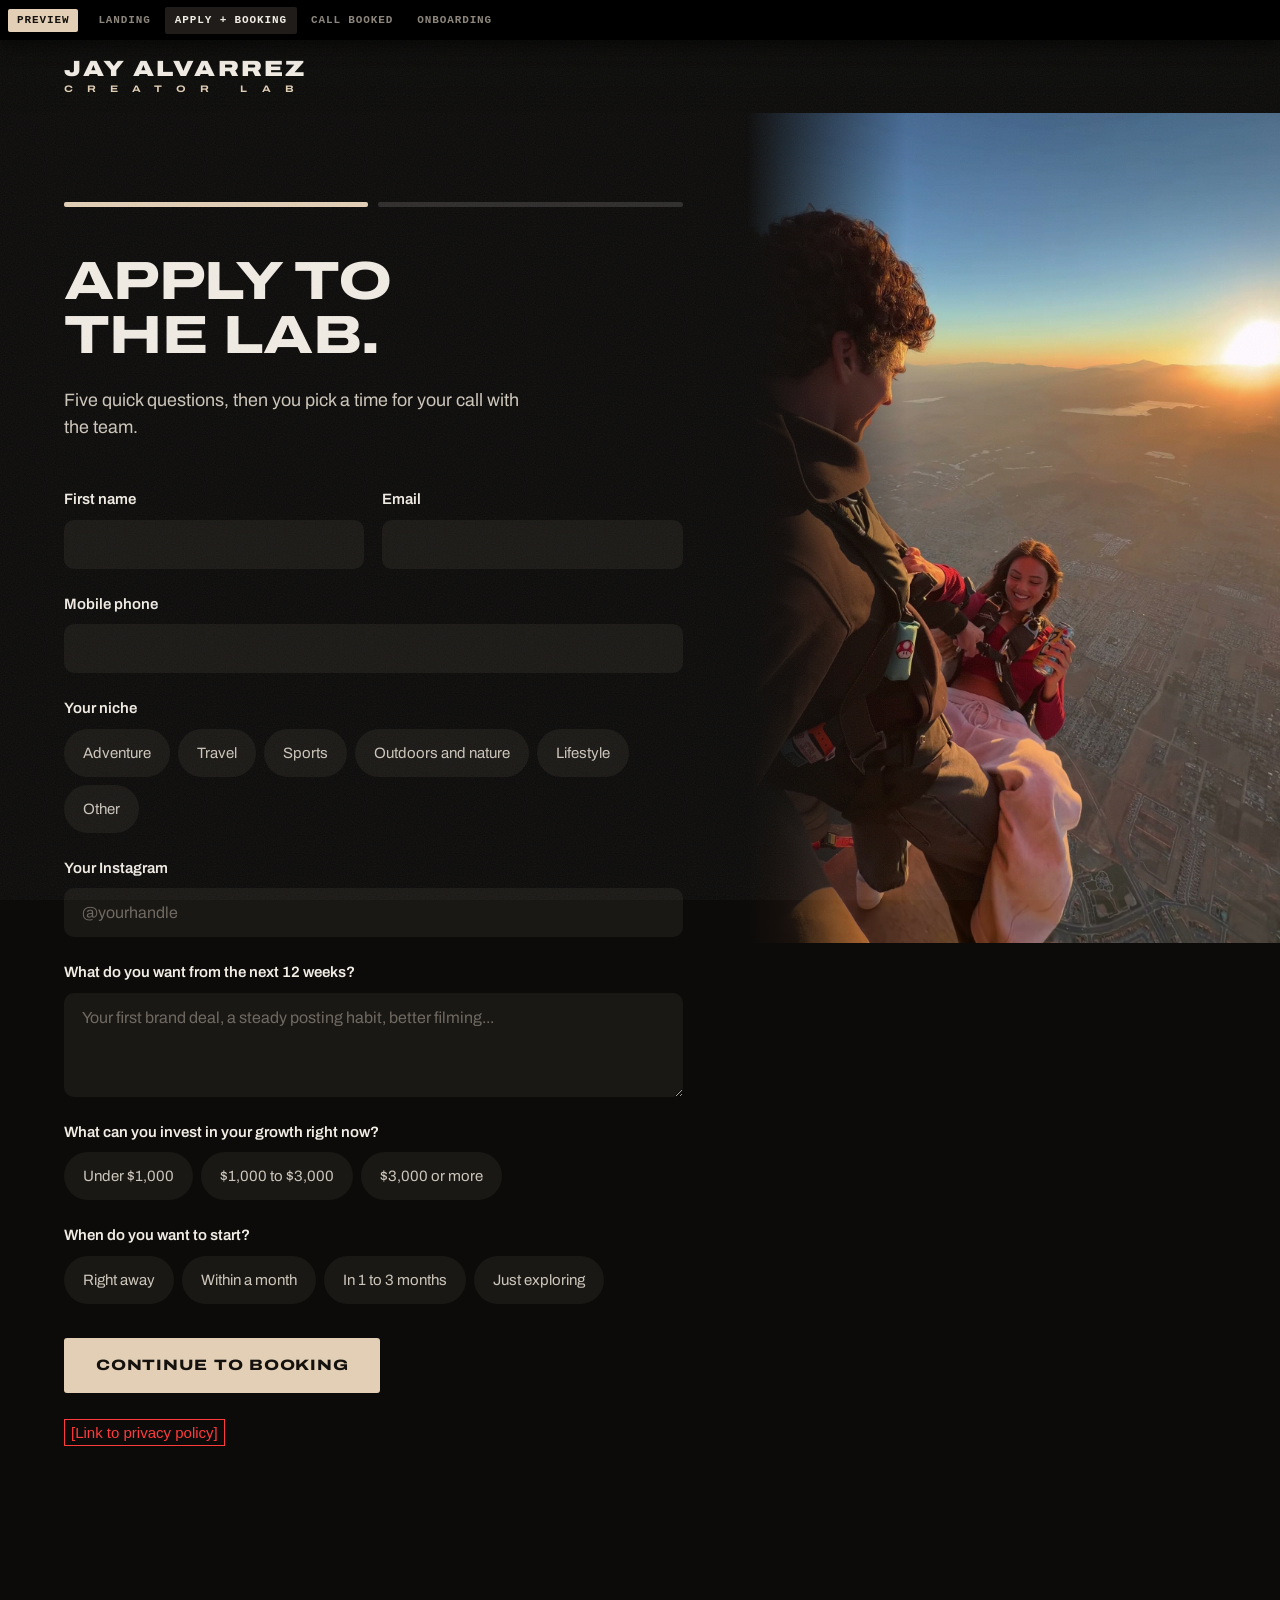
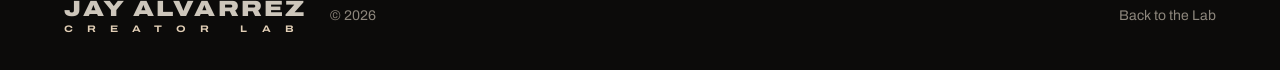
<file: apply.html>
<!doctype html>
<html lang="en">
<head>
<meta charset="utf-8">
<meta name="viewport" content="width=device-width, initial-scale=1">
<title>Apply to the Jay Alvarrez Creator Lab</title>
<meta name="description" content="Apply to the Creator Lab, the 12-week mentorship by Jay Alvarrez and his team, and book your call.">
<link rel="icon" type="image/png" href="assets/favicon.png">
<link rel="preconnect" href="https://fonts.googleapis.com">
<link rel="preconnect" href="https://fonts.gstatic.com" crossorigin>
<link href="https://fonts.googleapis.com/css2?family=Archivo:wdth,wght@62..125,300..900&display=swap" rel="stylesheet">
<link rel="stylesheet" href="styles.css">
</head>
<body>

<nav><a href="index.html" class="brand">JAY ALVARREZ<span>Creator Lab</span></a></nav>

<main class="page">
  <div class="pane">
    <div class="steps" aria-hidden="true"><i class="on"></i><i id="s2"></i></div>

    <div id="step1">
      <h1>Apply to the Lab.</h1>
      <p class="lead" style="margin-top:24px">Five quick questions, then you pick a time for your call with the team.</p>
      <!-- TODO GoHighLevel: replace with the GHL survey/form. On submit, GHL should show its calendar (step 2). -->
      <form class="form" id="app">
        <div class="row2">
          <label class="field"><span>First name</span><input name="first_name" required autocomplete="given-name"></label>
          <label class="field"><span>Email</span><input type="email" name="email" required autocomplete="email"></label>
        </div>
        <label class="field"><span>Mobile phone</span><input type="tel" name="phone" required autocomplete="tel"></label>
        <div class="field"><span>Your niche</span>
          <div class="choices">
            <label><input type="radio" name="niche" value="adventure" required><span>Adventure</span></label>
            <label><input type="radio" name="niche" value="travel"><span>Travel</span></label>
            <label><input type="radio" name="niche" value="sports"><span>Sports</span></label>
            <label><input type="radio" name="niche" value="outdoors"><span>Outdoors and nature</span></label>
            <label><input type="radio" name="niche" value="lifestyle"><span>Lifestyle</span></label>
            <label><input type="radio" name="niche" value="other"><span>Other</span></label>
          </div>
        </div>
        <label class="field"><span>Your Instagram</span><input name="instagram" required placeholder="@yourhandle"></label>
        <label class="field"><span>What do you want from the next 12 weeks?</span><textarea name="goal" required placeholder="Your first brand deal, a steady posting habit, better filming..."></textarea></label>
        <div class="field"><span>What can you invest in your growth right now?</span>
          <div class="choices">
            <!-- ponytail: ranges are placeholders, set them once the Lab price is final -->
            <label><input type="radio" name="budget" value="under-1000" required><span>Under $1,000</span></label>
            <label><input type="radio" name="budget" value="1000-3000"><span>$1,000 to $3,000</span></label>
            <label><input type="radio" name="budget" value="3000-plus"><span>$3,000 or more</span></label>
          </div>
        </div>
        <div class="field"><span>When do you want to start?</span>
          <div class="choices">
            <label><input type="radio" name="start" value="now" required><span>Right away</span></label>
            <label><input type="radio" name="start" value="month"><span>Within a month</span></label>
            <label><input type="radio" name="start" value="later"><span>In 1 to 3 months</span></label>
            <label><input type="radio" name="start" value="exploring"><span>Just exploring</span></label>
          </div>
        </div>
        <button class="btn solid wide" type="submit">Continue to booking</button>
        <p class="fine"><span class="ph-text">[Link to privacy policy]</span></p>
      </form>
    </div>

    <div id="step2" hidden>
      <h1>Pick a time for your call.</h1>
      <p class="lead" style="margin:24px 0 40px">A short call with the team about your content and your goals.</p>
      <!-- TODO GoHighLevel: embed the GHL calendar here, set to redirect to booked.html after booking. -->
      <div class="ph video">[GoHighLevel booking calendar goes here]</div>
      <p class="fine" style="margin-top:20px"><a class="btn ghost" href="booked.html">[Preview only] Simulate a booking</a></p>
    </div>
  </div>
  <figure class="side"><img src="assets/balloon-sunrise.jpg" alt="Sunrise from the edge of a hot-air balloon" style="object-position:50% 55%"></figure>
</main>

<footer>
  <span class="copy"><a href="index.html" class="brand">JAY ALVARREZ<span>Creator Lab</span></a><span class="label">© 2026</span></span>
  <a class="label" href="index.html">Back to the Lab</a>
</footer>

<script>
document.getElementById('app').addEventListener('submit',e=>{
  e.preventDefault();
  document.getElementById('step1').hidden=true;
  document.getElementById('step2').hidden=false;
  document.getElementById('s2').classList.add('on');
  scrollTo(0,0);
});
</script>
<script src="preview.js"></script>
</body>
</html>
</file>
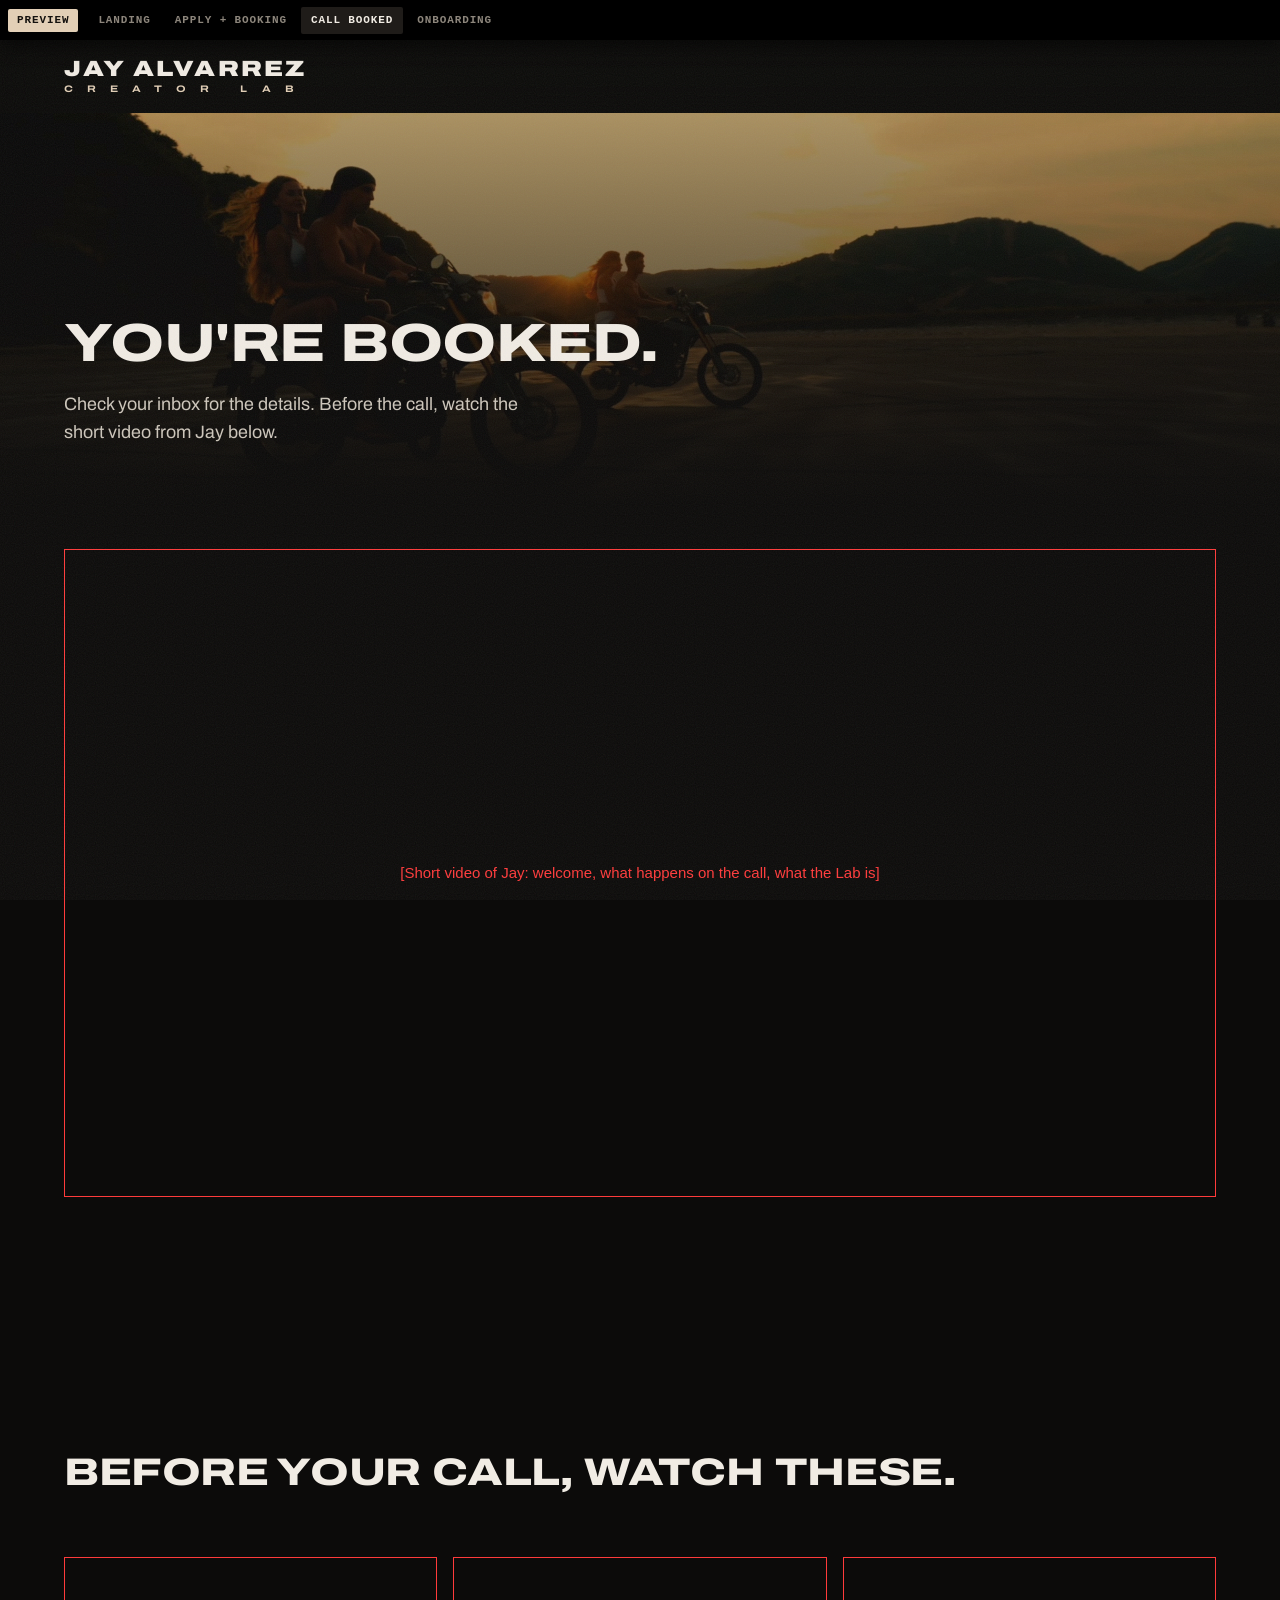
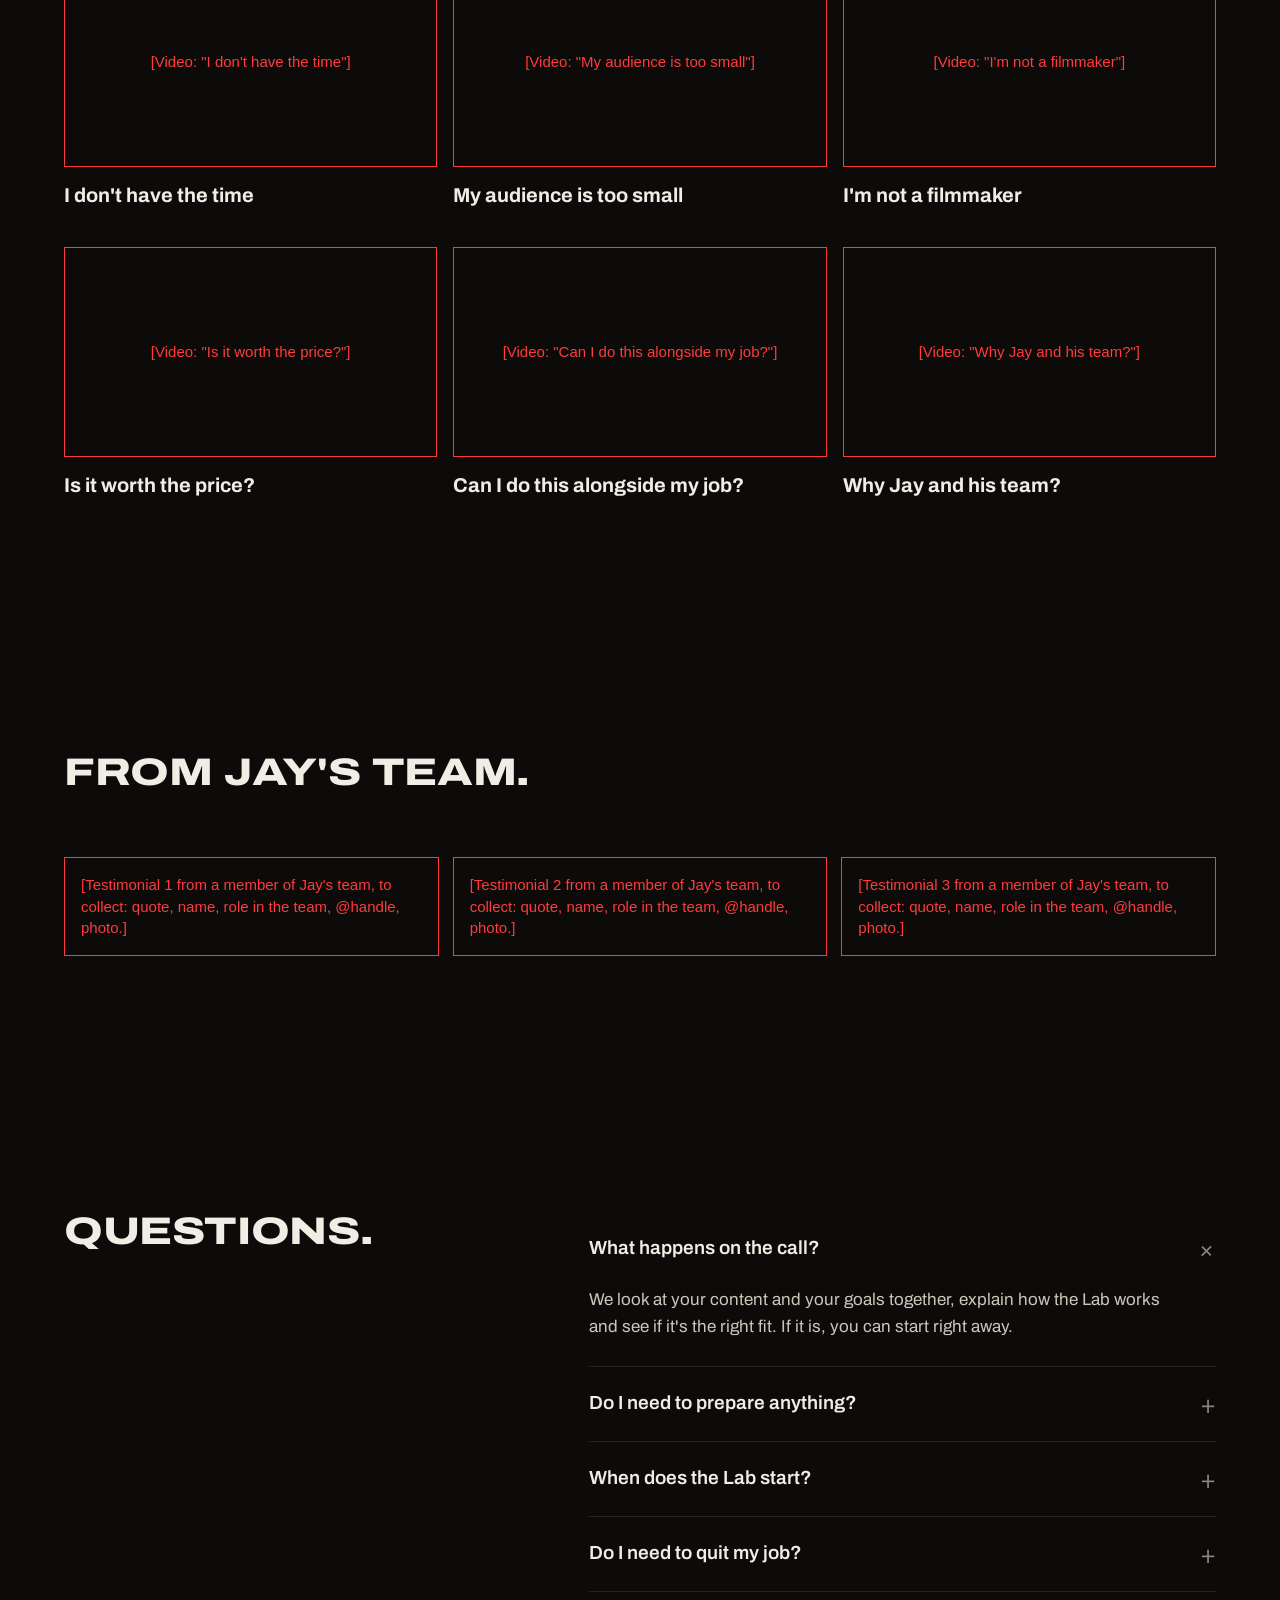
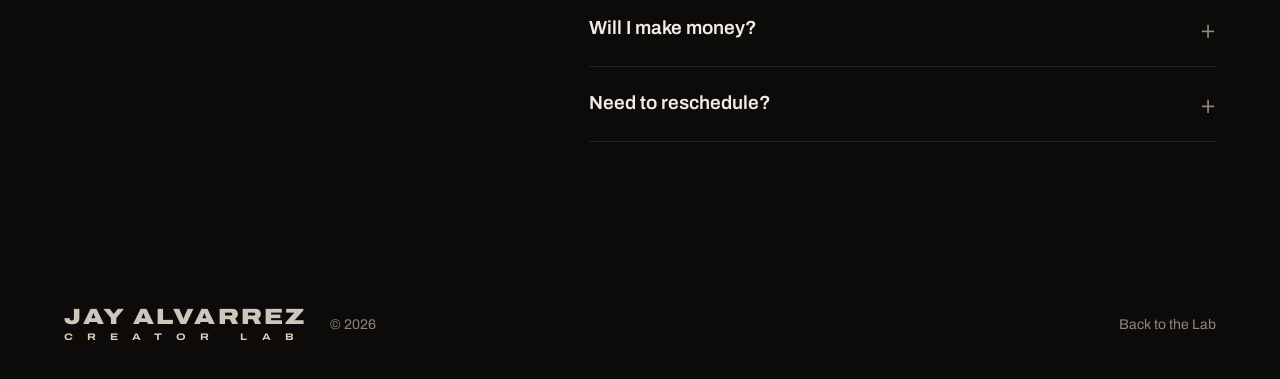
<file: booked.html>
<!doctype html>
<html lang="en">
<head>
<meta charset="utf-8">
<meta name="viewport" content="width=device-width, initial-scale=1">
<title>Your Call Is Booked</title>
<meta name="robots" content="noindex">
<link rel="icon" type="image/png" href="assets/favicon.png">
<link rel="preconnect" href="https://fonts.googleapis.com">
<link rel="preconnect" href="https://fonts.gstatic.com" crossorigin>
<link href="https://fonts.googleapis.com/css2?family=Archivo:wdth,wght@62..125,300..900&display=swap" rel="stylesheet">
<link rel="stylesheet" href="styles.css">
</head>
<body>

<nav><a href="index.html" class="brand">JAY ALVARREZ<span>Creator Lab</span></a></nav>

<header class="top">
  <img src="assets/moto-sunset.jpg" alt="Riding dirt bikes on a beach at sunset">
  <div class="wrap">
    <h1>You're booked.</h1>
    <p class="lead">Check your inbox for the details. Before the call, watch the short video from Jay below.</p>
  </div>
</header>

<section style="padding-top:clamp(24px,3vw,40px)">
  <div class="wrap">
    <!-- TODO: short video of Jay, recorded for people who just booked. -->
    <div class="ph video">[Short video of Jay: welcome, what happens on the call, what the Lab is]</div>
  </div>
</section>

<!-- TODO: one short video per objection, filmed by Jay or a closer. Watched before the call so the call starts past these. -->
<section>
  <div class="wrap">
    <div class="head"><h2>Before your call, watch these.</h2></div>
    <div class="vids">
      <div><div class="ph video">[Video: "I don't have the time"]</div><h3>I don't have the time</h3></div>
      <div><div class="ph video">[Video: "My audience is too small"]</div><h3>My audience is too small</h3></div>
      <div><div class="ph video">[Video: "I'm not a filmmaker"]</div><h3>I'm not a filmmaker</h3></div>
      <div><div class="ph video">[Video: "Is it worth the price?"]</div><h3>Is it worth the price?</h3></div>
      <div><div class="ph video">[Video: "Can I do this alongside my job?"]</div><h3>Can I do this alongside my job?</h3></div>
      <div><div class="ph video">[Video: "Why Jay and his team?"]</div><h3>Why Jay and his team?</h3></div>
    </div>
  </div>
</section>

<section>
  <div class="wrap">
    <div class="head"><h2>From Jay's team.</h2></div>
    <div class="grid3">
      <div class="ph">[Testimonial 1 from a member of Jay's team, to collect: quote, name, role in the team, @handle, photo.]</div>
      <div class="ph">[Testimonial 2 from a member of Jay's team, to collect: quote, name, role in the team, @handle, photo.]</div>
      <div class="ph">[Testimonial 3 from a member of Jay's team, to collect: quote, name, role in the team, @handle, photo.]</div>
    </div>
  </div>
</section>

<section>
  <div class="wrap faq">
    <h2>Questions.</h2>
    <div>
    <details open><summary>What happens on the call?</summary><p>We look at your content and your goals together, explain how the Lab works and see if it's the right fit. If it is, you can start right away.</p></details>
    <details><summary>Do I need to prepare anything?</summary><p>Have your Instagram open and think about the adventure you want to film next. Be somewhere quiet with a good connection.</p></details>
    <details><summary>When does the Lab start?</summary><p>Any week you want.</p></details>
    <details><summary>Do I need to quit my job?</summary><p>The Lab is built to run alongside a job or studies.</p></details>
    <details><summary>Will I make money?</summary><p>We promise reachable steps. Results depend on the work you put in.</p></details>
    <details><summary>Need to reschedule?</summary><p>Use the link in your confirmation email. <span class="ph-text">[GoHighLevel reschedule link]</span></p></details>
    </div>
  </div>
</section>

<footer>
  <span class="copy"><a href="index.html" class="brand">JAY ALVARREZ<span>Creator Lab</span></a><span class="label">© 2026</span></span>
  <a class="label" href="index.html">Back to the Lab</a>
</footer>
<script src="preview.js"></script>
</body>
</html>
</file>
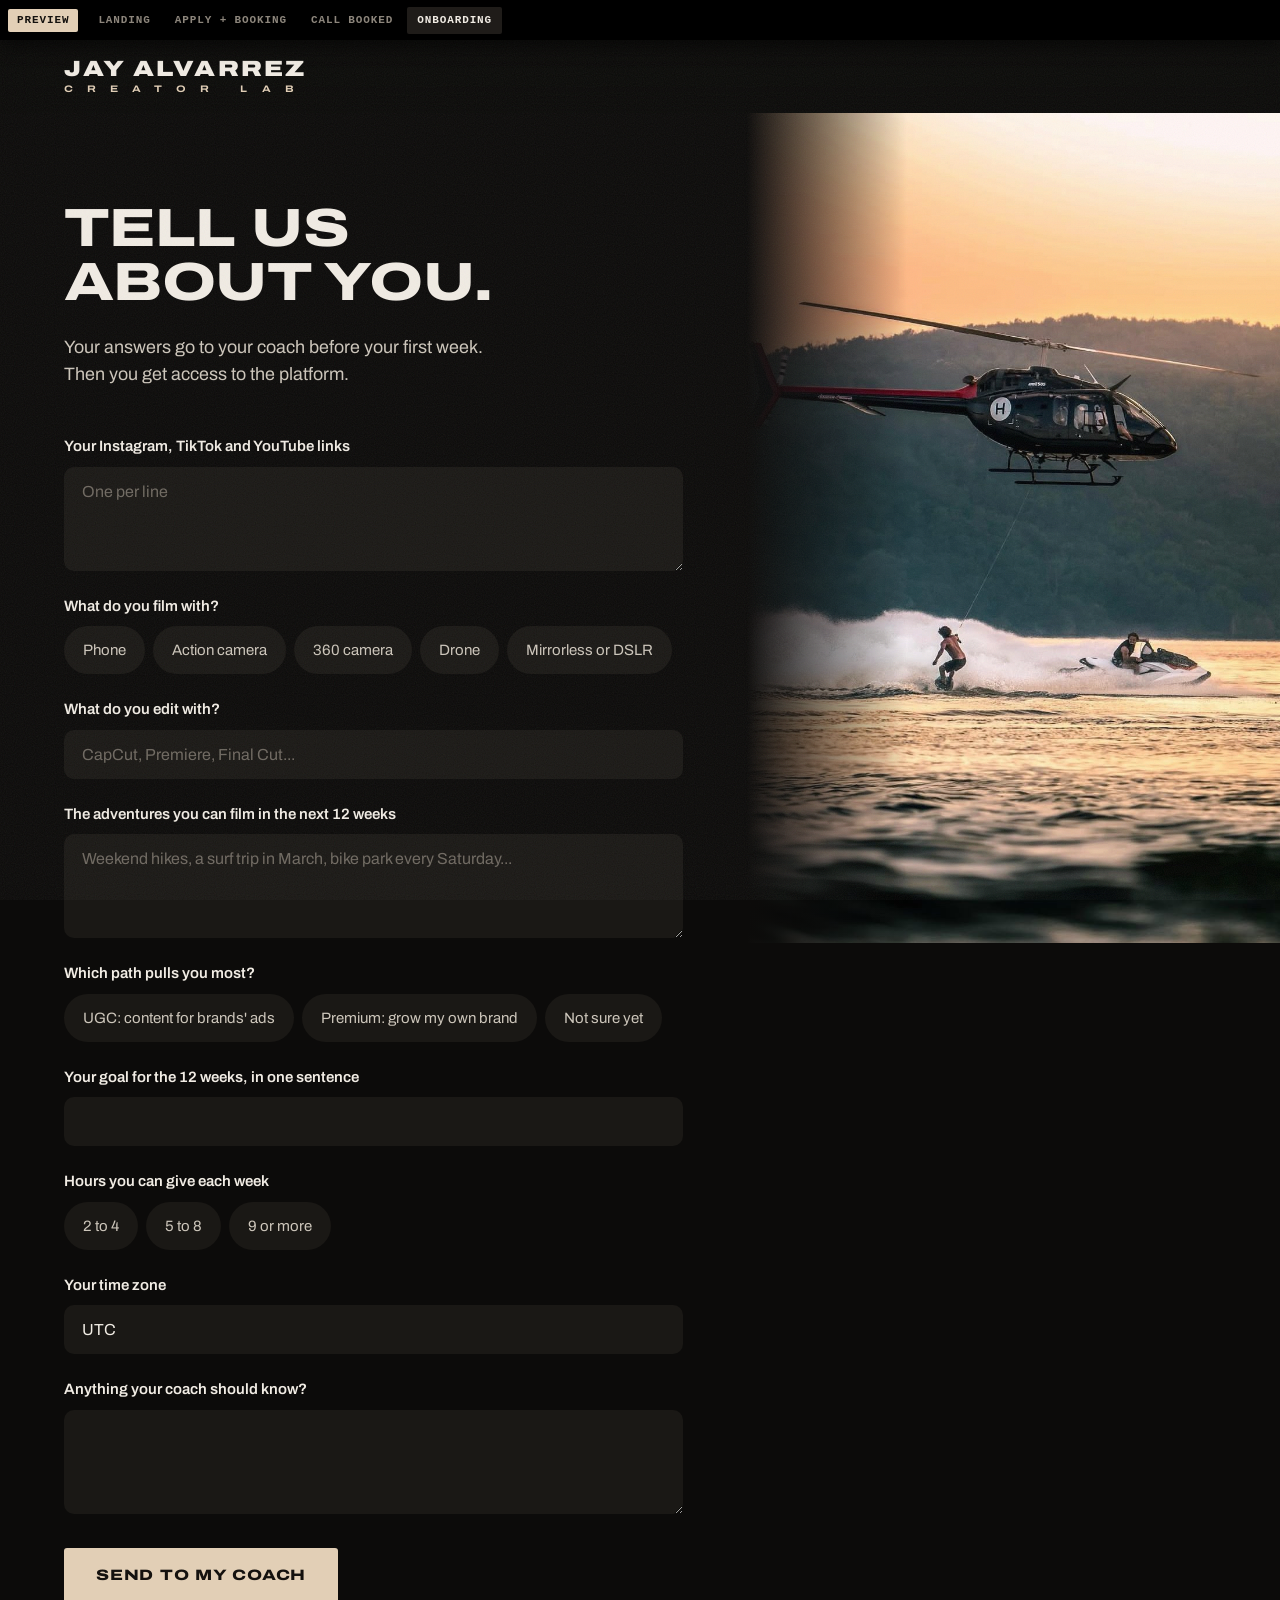
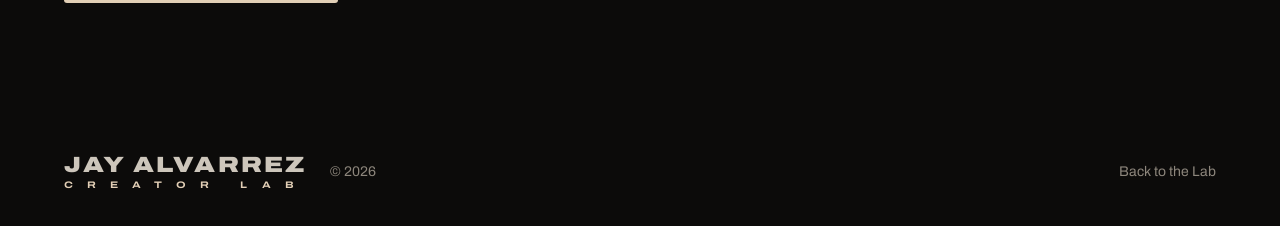
<file: onboarding.html>
<!doctype html>
<html lang="en">
<head>
<meta charset="utf-8">
<meta name="viewport" content="width=device-width, initial-scale=1">
<title>Welcome to the Lab</title>
<meta name="robots" content="noindex">
<link rel="icon" type="image/png" href="assets/favicon.png">
<link rel="preconnect" href="https://fonts.googleapis.com">
<link rel="preconnect" href="https://fonts.gstatic.com" crossorigin>
<link href="https://fonts.googleapis.com/css2?family=Archivo:wdth,wght@62..125,300..900&display=swap" rel="stylesheet">
<link rel="stylesheet" href="styles.css">
</head>
<body>

<nav><a href="index.html" class="brand">JAY ALVARREZ<span>Creator Lab</span></a></nav>

<main class="page">
  <div class="pane">
    <div id="q">
      <h1 style="margin:0 0 24px">Tell us about you.</h1>
      <p class="lead">Your answers go to your coach before your first week. Then you get access to the platform.</p>
      <!-- TODO GoHighLevel: replace with the GHL onboarding form. On submit, show the platform access. -->
      <form class="form" id="onb">
        <label class="field"><span>Your Instagram, TikTok and YouTube links</span><textarea name="links" required placeholder="One per line"></textarea></label>
        <div class="field"><span>What do you film with?</span>
          <div class="choices">
            <label><input type="checkbox" name="gear" value="phone"><span>Phone</span></label>
            <label><input type="checkbox" name="gear" value="action"><span>Action camera</span></label>
            <label><input type="checkbox" name="gear" value="360"><span>360 camera</span></label>
            <label><input type="checkbox" name="gear" value="drone"><span>Drone</span></label>
            <label><input type="checkbox" name="gear" value="camera"><span>Mirrorless or DSLR</span></label>
          </div>
        </div>
        <label class="field"><span>What do you edit with?</span><input name="editor" placeholder="CapCut, Premiere, Final Cut..."></label>
        <label class="field"><span>The adventures you can film in the next 12 weeks</span><textarea name="adventures" required placeholder="Weekend hikes, a surf trip in March, bike park every Saturday..."></textarea></label>
        <div class="field"><span>Which path pulls you most?</span>
          <div class="choices">
            <label><input type="radio" name="path" value="ugc" required><span>UGC: content for brands' ads</span></label>
            <label><input type="radio" name="path" value="premium"><span>Premium: grow my own brand</span></label>
            <label><input type="radio" name="path" value="unsure"><span>Not sure yet</span></label>
          </div>
        </div>
        <label class="field"><span>Your goal for the 12 weeks, in one sentence</span><input name="goal" required></label>
        <div class="field"><span>Hours you can give each week</span>
          <div class="choices">
            <label><input type="radio" name="hours" value="2-4" required><span>2 to 4</span></label>
            <label><input type="radio" name="hours" value="5-8"><span>5 to 8</span></label>
            <label><input type="radio" name="hours" value="9+"><span>9 or more</span></label>
          </div>
        </div>
        <label class="field"><span>Your time zone</span><input name="tz" id="tz" required></label>
        <label class="field"><span>Anything your coach should know?</span><textarea name="notes"></textarea></label>
        <button class="btn solid wide" type="submit">Send to my coach</button>
      </form>
    </div>

    <div id="done" hidden>
      <h1 style="margin:0 0 24px">You're in the Lab.</h1>
      <p class="lead">Your coach has your answers. Here's your access.</p>
      <!-- TODO: link to the course platform and community. -->
      <div class="ph" style="margin-top:28px">[Platform access: login link, community invite, first workshop date]</div>
    </div>
  </div>
  <figure class="side"><img src="assets/heli-jetski.jpg" alt="A helicopter flying over a jet ski at sunset" style="object-position:50% 45%"></figure>
</main>

<footer>
  <span class="copy"><a href="index.html" class="brand">JAY ALVARREZ<span>Creator Lab</span></a><span class="label">© 2026</span></span>
  <a class="label" href="index.html">Back to the Lab</a>
</footer>

<script>
try{document.getElementById('tz').value=Intl.DateTimeFormat().resolvedOptions().timeZone}catch(_){}
document.getElementById('onb').addEventListener('submit',e=>{e.preventDefault();document.getElementById('q').hidden=true;document.getElementById('done').hidden=false;scrollTo(0,0)});
</script>
<script src="preview.js"></script>
</body>
</html>
</file>
<file: styles.css>
/* Shared styles for the funnel pages. Same system as the landing (index.html keeps its own inline copy). */
:root{
  --bg:#0c0b0a; --bg2:#141210; --ink:#f1ece4; --soft:#cdc6bb; --mute:#8d867c; --line:rgba(241,236,228,.1); --sand:#e2cfb6; --sky:var(--sand);
  --sans:"Archivo",system-ui,sans-serif; --serif:var(--sans); --mono:var(--sans);
  --pad:clamp(20px,5vw,80px);
  --ease:cubic-bezier(.2,.7,.2,1);
}
*{box-sizing:border-box;margin:0;padding:0}
html{scroll-behavior:smooth}
body{background:var(--bg);color:var(--ink);font:400 17px/1.6 var(--sans);-webkit-font-smoothing:antialiased;overflow-x:hidden}
img{display:block;width:100%;height:100%;object-fit:cover}
a{color:inherit;text-decoration:none}
:focus-visible{outline:2px solid var(--sand);outline-offset:4px;border-radius:4px}
[hidden]{display:none!important}

/* film grain, very light, same as the landing */
body::after{content:"";position:fixed;inset:0;z-index:30;pointer-events:none;opacity:.07;background-image:url("data:image/svg+xml,%3Csvg xmlns='http://www.w3.org/2000/svg' width='160' height='160'%3E%3Cfilter id='n'%3E%3CfeTurbulence type='fractalNoise' baseFrequency='.9' numOctaves='2' stitchTiles='stitch'/%3E%3C/filter%3E%3Crect width='100%25' height='100%25' filter='url(%23n)'/%3E%3C/svg%3E")}

/* type: wide uppercase headlines like Omerta's posts */
h1,h2,h3{font-family:var(--sans);font-weight:800;line-height:1;text-wrap:balance}
h1,h2{font-stretch:125%;text-transform:uppercase;letter-spacing:-.01em}
h1{font-size:clamp(32px,4.2vw,64px)}
h2{font-size:clamp(26px,3vw,44px);line-height:1.04}
h3{font-size:20px;line-height:1.2;font-weight:700}
p{text-wrap:pretty}
.label{font:400 14px/1.4 var(--sans);color:var(--mute)}
.lead{font-size:clamp(17px,1.4vw,20px);line-height:1.55;color:var(--soft);max-width:46ch}
.mute{color:var(--mute)}
.sand,.sky{color:var(--sand)}

section{padding:clamp(72px,10vw,140px) var(--pad);position:relative}
.wrap{max-width:1360px;margin:0 auto}
.narrow{max-width:720px;margin:0 auto}
.head{margin-bottom:clamp(36px,5vw,64px)}

/* buttons: solid sand block, wide caps, a light streak passes when it shows up and on hover */
.btn{display:inline-block;position:relative;overflow:hidden;padding:20px 32px;border:0;border-radius:3px;background:var(--sand);color:#14110e;font:800 15px/1 var(--sans);font-stretch:125%;text-transform:uppercase;letter-spacing:.05em;text-align:center;cursor:pointer;-webkit-tap-highlight-color:transparent;transition:background-color .25s,transform .3s var(--ease),box-shadow .3s}
.btn::after{content:"";position:absolute;inset:0;background:linear-gradient(105deg,transparent 35%,rgba(255,255,255,.55) 50%,transparent 65%);transform:translateX(-110%);pointer-events:none}
.btn.shine::after,.btn:hover::after,.btn:active::after{animation:shine 1.1s var(--ease)}
@keyframes shine{from{transform:translateX(-110%)}to{transform:translateX(110%)}}
@media (hover:hover){.btn:hover,.btn.rv.in:hover{background:#f1e2cd;transform:translateY(-2px);box-shadow:0 10px 30px rgba(226,207,182,.25)}}
.btn:active{background:#d6c0a4;transform:translateY(0);box-shadow:none}
.btn:focus-visible{outline:2px solid var(--ink);outline-offset:3px}
@media (max-width:900px){.btn{display:block;width:100%;padding:21px 24px}}
@media (prefers-reduced-motion:reduce){.btn,.btn:hover{transition:none;transform:none}.btn::after{display:none}}
.link{display:inline-block;padding:6px 0 12px;background:linear-gradient(var(--sand),var(--sand)) 0 100%/0 3px no-repeat;font:800 12px/1 var(--sans);font-stretch:125%;text-transform:uppercase;letter-spacing:.06em;color:var(--soft);transition:background-size .35s var(--ease),color .2s}
.link:hover{background-size:100% 3px;color:var(--ink)}
.btn.ghost{background:none;color:var(--soft);box-shadow:none;padding:6px 0 12px;width:auto;display:inline-block}
.btn.ghost::after{display:none}
.btn.ghost:hover{background:none;color:var(--ink);transform:none;box-shadow:none}
.btn.wide{margin-top:8px;justify-self:start}
.btns{display:flex;gap:28px;flex-wrap:wrap;align-items:center}

/* nav */
nav{position:sticky;top:0;z-index:20;display:flex;justify-content:space-between;align-items:center;padding:18px max(var(--pad),calc((100% - 1360px) / 2));background:rgba(12,11,10,.82);backdrop-filter:blur(16px)}
/* wordmark: JAY ALVARREZ wide and heavy, CREATOR LAB spread underneath to the same width */
.brand{display:inline-grid;gap:5px;line-height:1;font:900 22px/1 var(--sans);font-stretch:125%;letter-spacing:.1em;color:var(--ink)}
.brand span{font-weight:700;font-size:9.5px;letter-spacing:1.48em;margin-right:-1.48em;color:var(--sand);text-transform:uppercase}
@media (max-width:900px){.brand{font-size:18px}.brand span{font-size:8px;letter-spacing:1.42em;margin-right:-1.42em}}
footer{align-items:center}
footer .brand{color:var(--soft)}
footer .copy{display:flex;align-items:center;gap:24px;flex-wrap:wrap}
nav .btn{font-size:12px;padding:12px 18px;display:inline-block;width:auto}

/* page with a photo: content left, photo pinned on the right */
.page{display:grid;grid-template-columns:minmax(0,7fr) minmax(0,5fr);min-height:calc(100dvh - 70px)}
.page .pane{padding:clamp(48px,7vw,104px) var(--pad) clamp(72px,9vw,128px) max(var(--pad),calc((100% - 1360px) / 2))}
.page .pane > *{max-width:640px}
.page .side{position:sticky;top:70px;height:calc(100dvh - 70px);overflow:hidden}
.page .side::before{content:"";position:absolute;inset:0;background:linear-gradient(90deg,var(--bg) 0%,rgba(12,11,10,0) 30%);z-index:1}
@media (max-width:900px){
  .page{grid-template-columns:1fr}
  .page .side{order:-1;position:relative;top:0;height:34svh}
  .page .side::before{background:linear-gradient(0deg,var(--bg) 0%,rgba(12,11,10,0) 60%)}
  .page .pane{padding-top:8px}
}

/* steps on the apply page */
.steps{display:flex;gap:10px;margin-bottom:clamp(32px,4vw,48px);max-width:320px}
.steps i{flex:1;height:5px;border-radius:2px;background:rgba(241,236,228,.15)}
.steps i.on{background:var(--sand)}

/* forms: no box, fields sit on the page */
.form{display:grid;gap:26px;margin-top:clamp(32px,4vw,48px)}
.field{display:grid;gap:10px}
.field > span{font:600 15px/1.3 var(--sans);color:var(--ink)}
.field input,.field select,.field textarea{width:100%;background:#1a1815;border:0;border-radius:10px;color:var(--ink);font:400 16px var(--sans);padding:16px 18px;outline:none;transition:background .2s}
.field input::placeholder,.field textarea::placeholder{color:#6f6961}
.field textarea{min-height:104px;resize:vertical}
.field input:hover,.field textarea:hover{background:#201d19}
.field input:focus,.field select:focus,.field textarea:focus{background:#27231e}
.choices{display:flex;flex-wrap:wrap;gap:8px}
.choices label{cursor:pointer;position:relative}
.choices input{position:absolute;inset:0;width:100%;height:100%;opacity:0;pointer-events:none;margin:0}
.choices span{display:inline-block;padding:12px 19px;background:#1a1815;border-radius:999px;font-size:15px;color:var(--soft);transition:background .2s,color .2s}
.choices label:hover span{background:#26231e}
.choices input:checked + span{background:var(--sand);color:var(--bg);font-weight:600}
.choices input:focus-visible + span{outline:2px solid var(--sand);outline-offset:3px}
.check{display:flex;gap:12px;align-items:flex-start;font-size:14px;color:var(--mute)}
.check input{margin-top:4px;accent-color:var(--sand)}
.fine{font-size:14px;color:var(--mute)}
.row2{display:grid;grid-template-columns:1fr 1fr;gap:26px 18px}
@media (max-width:600px){.row2{grid-template-columns:1fr}}

/* placeholder blocks: anything still to collect or wire */
/* deliberately plain so placeholders stand out from the design */
.ph,.ph-text{border:1px solid #ff3b3b;border-radius:0;background:none;color:#ff3b3b;font:400 15px/1.45 Arial,Helvetica,sans-serif!important;font-style:normal!important;font-stretch:100%!important;letter-spacing:0!important;text-transform:none!important}
.ph{display:block;padding:16px}
.ph-text{display:inline-block;padding:2px 6px}
.video{aspect-ratio:16/9;display:flex;align-items:center;justify-content:center;text-align:center}
.vids{display:grid;grid-template-columns:repeat(3,1fr);gap:40px 16px}
.vids h3{margin-top:16px}
@media (max-width:900px){.vids{grid-template-columns:1fr 1fr}}
@media (max-width:560px){.vids{grid-template-columns:1fr}}

.grid3{display:grid;grid-template-columns:repeat(3,1fr);gap:14px}
@media (max-width:900px){.grid3{grid-template-columns:1fr}}

/* booked: photo header */
.top{position:relative;padding:clamp(120px,16vw,220px) var(--pad) clamp(40px,5vw,64px);overflow:hidden}
.top > img{position:absolute;inset:0}
.top::after{content:"";position:absolute;inset:0;background:linear-gradient(0deg,var(--bg) 2%,rgba(12,11,10,.55) 55%,rgba(12,11,10,.25))}
.top .wrap{position:relative;z-index:1}
.top .lead{margin-top:20px}

/* faq */
.faq{display:grid;grid-template-columns:minmax(0,5fr) minmax(0,7fr);gap:40px clamp(40px,6vw,96px);align-items:start}
@media (max-width:900px){.faq{grid-template-columns:1fr}}
details{border-bottom:1px solid var(--line)}
summary{list-style:none;cursor:pointer;padding:24px 0;display:flex;justify-content:space-between;gap:24px;font-weight:600;font-size:19px;line-height:1.3;transition:color .2s}
summary:hover{color:var(--sand)}
summary::-webkit-details-marker{display:none}
summary::after{content:"+";font-weight:300;font-size:26px;line-height:1;color:var(--mute);transition:transform .3s var(--ease)}
details[open] summary::after{transform:rotate(45deg)}
details p{color:var(--soft);padding:0 0 26px;max-width:60ch}

footer{padding:36px max(var(--pad),calc((100% - 1360px) / 2));display:flex;justify-content:space-between;gap:24px;flex-wrap:wrap;color:var(--mute);font-size:14px}
footer .label{font-size:14px}
footer a:hover{color:var(--ink)}
</file>
